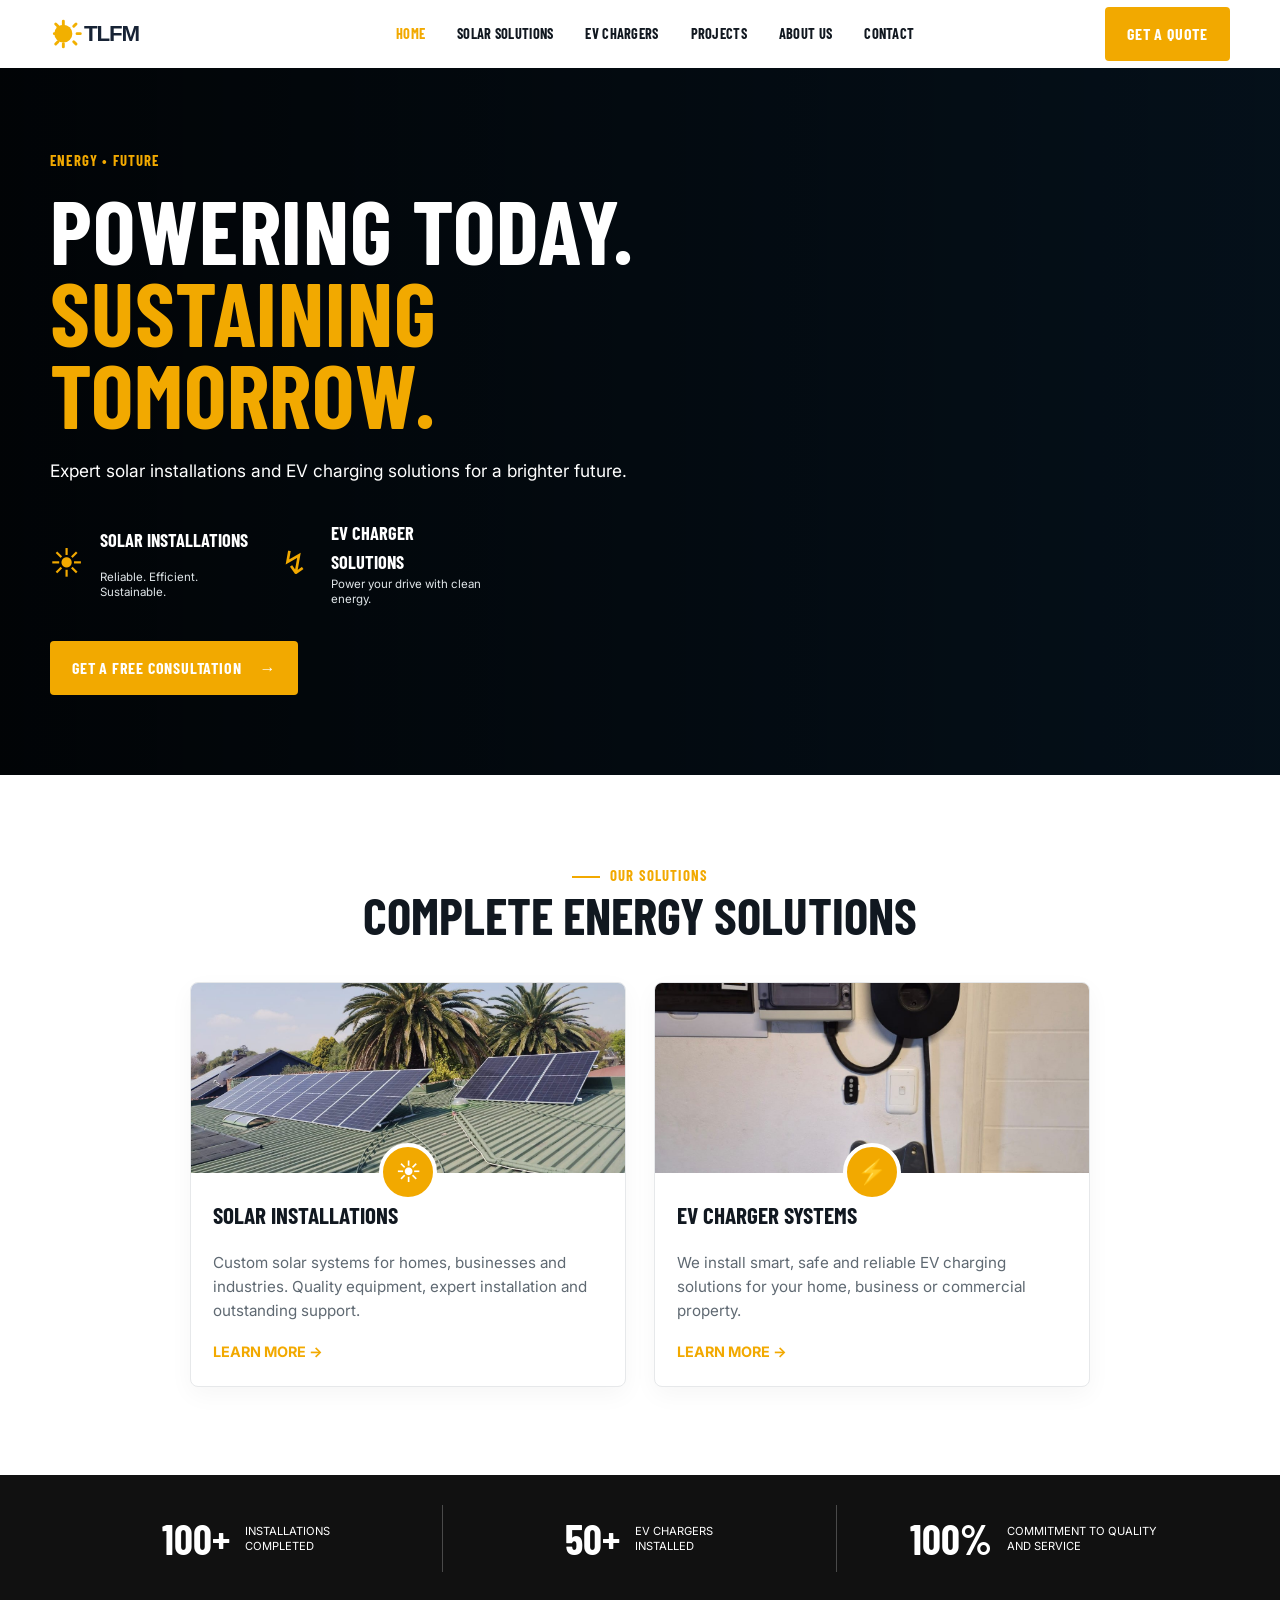
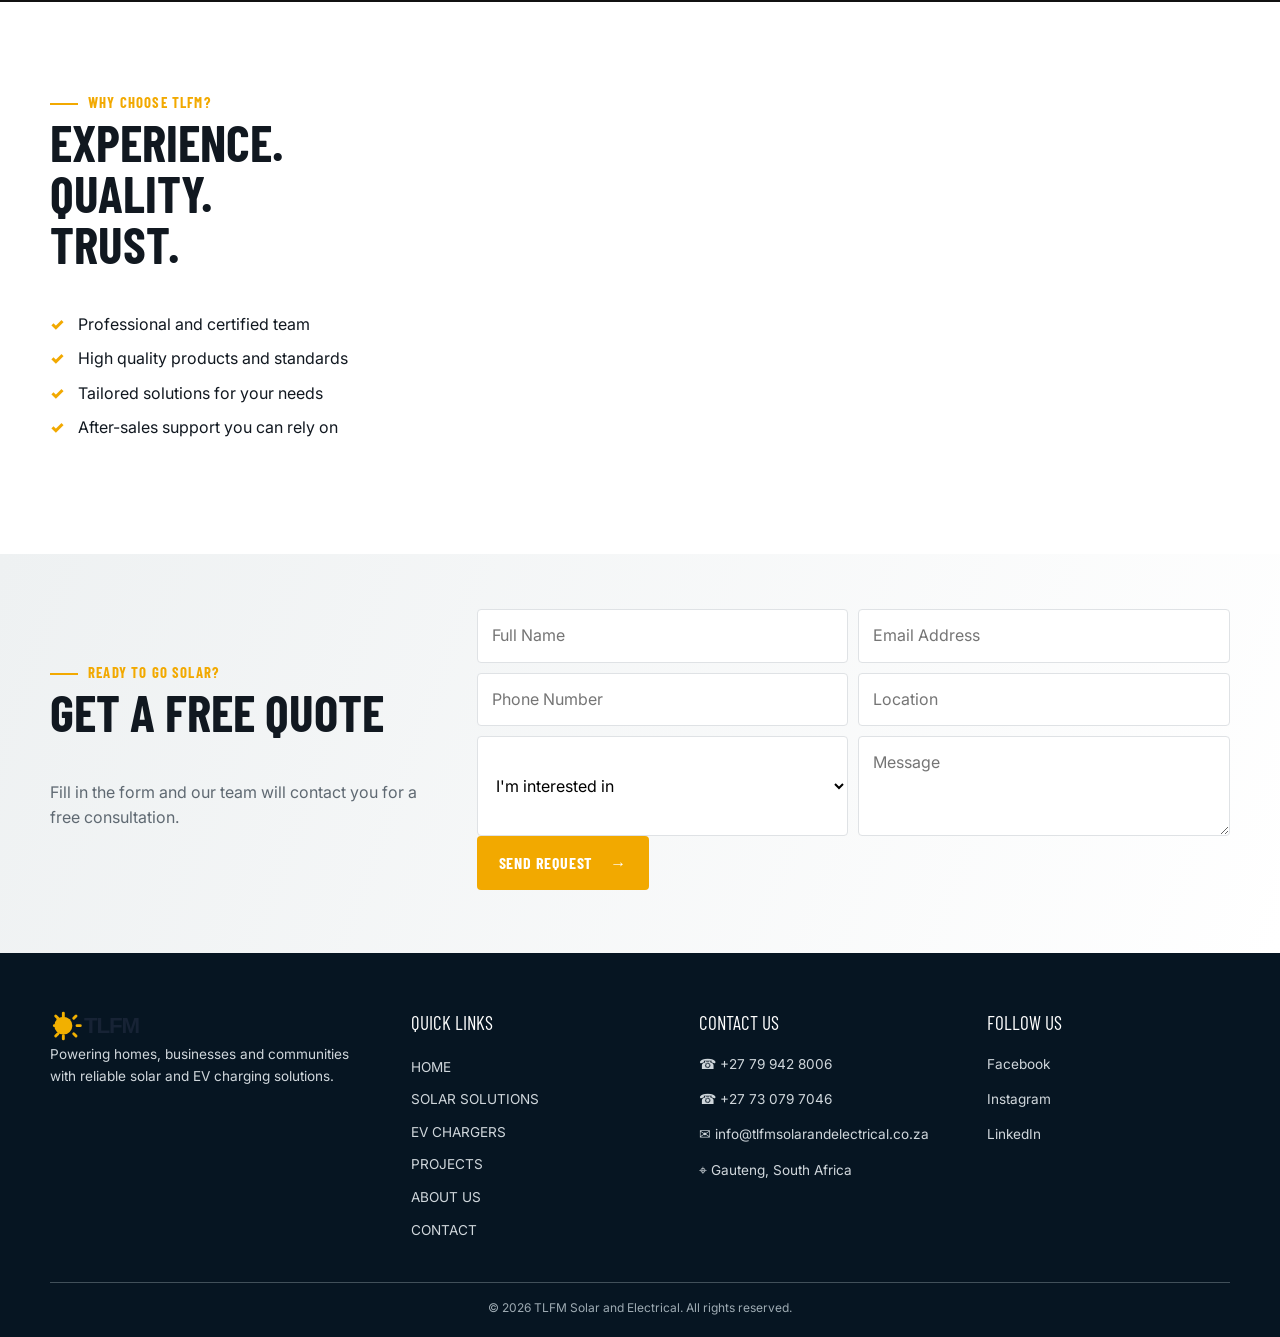
<file: index.html>
<!doctype html>
<html lang="en-ZA">
<head>
  <meta charset="utf-8">
  <meta name="viewport" content="width=device-width, initial-scale=1">
  <meta name="theme-color" content="#061522">
  <meta name="description"
      content="TLFM Solar & Electrical provides professional solar installations and EV charging solutions for homes, businesses and commercial properties across South Africa. Get a free consultation and quote.">
  <title>TLFM solar & Electrical | Solar & EV Charging Solutions in South Africa</title>
  <script type="application/ld+json">
    {
      "@context": "https://schema.org",
      "@type": "Organization",
      "@id": "https://tlfmsolarandelectrical.co.za/#organization",
      "name": "TLFM",
      "alternateName": "TLFM",
      "url": "https://tlfmsolarandelectrical.co.za/",
      "logo": "https://tlfmsolarandelectrical.co.za/assets/images/tlfm-favicon-512.png",
      "email": "info@tlfmsolarandelectrical.co.za",
      "telephone": "+27 79 942 8006",
      "areaServed": {
        "@type": "Country",
        "name": "South Africa"
      },
      "sameAs": [
        "https://web.facebook.com/p/TLFM-Transportation-services-100063531940409/"
      ]
    }
  </script>
  <link rel="canonical" href="https://tlfmsolarandelectrical.co.za/">
  <link rel="icon" type="image/png" sizes="512x512" href="/assets/images/tlfm-favicon-512.png">
  <link rel="apple-touch-icon" href="/assets/images/tlfm-favicon-512.png">
  <link rel="preconnect" href="https://fonts.googleapis.com">
  <link rel="preconnect" href="https://fonts.gstatic.com" crossorigin>
  <link href="https://fonts.googleapis.com/css2?family=Barlow+Condensed:wght@400;500;600;700&family=Inter:wght@400;500;600;700&display=swap" rel="stylesheet">
  <link rel="stylesheet" href="assets/css/style.css">
</head>
<body class="">
<div id="site-header"></div>

<main>
  <section class="hero hero-home">
    <div class="hero-media" aria-hidden="true"></div>
    <div class="container hero-content">
      <div class="eyebrow">ENERGY • FUTURE</div>
      <h1>POWERING TODAY.<br><span>SUSTAINING TOMORROW.</span></h1>
      <p class="hero-copy">Expert solar installations and EV charging solutions for a brighter future.</p>
      <div class="hero-features">
        <div><span class="feature-icon">☀</span><b>Solar installations</b><small>Reliable. Efficient. Sustainable.</small></div>
        <div><span class="feature-icon">↯</span><b>EV charger solutions</b><small>Power your drive with clean energy.</small></div>
      </div>
      <a class="btn btn-primary" href="pages/contact.html">GET A FREE CONSULTATION <span>→</span></a>
    </div>
  </section>

  <section class="section">
    <div class="container">
      <div class="section-heading centered">
        <span class="mini-label">OUR SOLUTIONS</span>
        <h2>COMPLETE ENERGY SOLUTIONS</h2>
      </div>
      <div class="cards cards-2">
        <article class="solution-card">
          <div class="card-image solar-image"></div>
          <div class="icon-badge">☀</div>
          <div class="card-body"><h3>SOLAR INSTALLATIONS</h3><p>Custom solar systems for homes, businesses and industries. Quality equipment, expert installation and outstanding support.</p><a href="pages/solar.html">LEARN MORE →</a></div>
        </article>
        <article class="solution-card">
          <div class="card-image ev-image"></div>
          <div class="icon-badge">⚡</div>
          <div class="card-body"><h3>EV CHARGER SYSTEMS</h3><p>We install smart, safe and reliable EV charging solutions for your home, business or commercial property.</p><a href="pages/ev-chargers.html">LEARN MORE →</a></div>
        </article>
      </div>
    </div>
  </section>

  <section class="stats-strip">
    <div class="container stats-grid stats-grid-3">
      <div><strong>100+</strong><span>INSTALLATIONS<br>COMPLETED</span></div>
      <div><strong>50+</strong><span>EV CHARGERS<br>INSTALLED</span></div>
      <div><strong>100%</strong><span>COMMITMENT TO QUALITY<br>AND SERVICE</span></div>
    </div>
  </section>

  <section class="section why">
    <div class="container split">
      <div class="split-copy">
        <span class="mini-label">WHY CHOOSE TLFM?</span>
        <h2>EXPERIENCE.<br>QUALITY.<br>TRUST.</h2>
        <ul class="check-list">
          <li>Professional and certified team</li>
          <li>High quality products and standards</li>
          <li>Tailored solutions for your needs</li>
          <li>After-sales support you can rely on</li>
        </ul>
      </div>
      <div class="feature-photo"></div>
    </div>
  </section>

  <section class="quote-section">
    <div class="container quote-box">
      <div>
        <span class="mini-label">READY TO GO SOLAR?</span>
        <h2>GET A FREE QUOTE</h2>
        <p>Fill in the form and our team will contact you for a free consultation.</p>
      </div>
      <form class="lead-form" action="https://formspree.io/f/YOUR_FORMSPREE_ID" method="POST">
        <input type="hidden" name="_subject" value="TLFM Website Quote Request">
        <div class="form-grid">
          <input name="full_name" placeholder="Full Name" required>
          <input type="email" name="email" placeholder="Email Address" required>
          <input name="phone" placeholder="Phone Number" required>
          <input name="location" placeholder="Location">
          <select name="interest" required><option value="">I'm interested in</option><option>Solar Installation</option><option>EV Charger</option><option>Other</option></select>
          <textarea name="message" placeholder="Message"></textarea>
        </div>
        <button class="btn btn-primary" type="submit">SEND REQUEST <span>→</span></button>
        <p class="form-status" aria-live="polite"></p>
      </form>
    </div>
  </section>
</main>

<div id="site-footer"></div>
<script src="assets/js/site.js" defer></script>
</body>
</html>
</file>
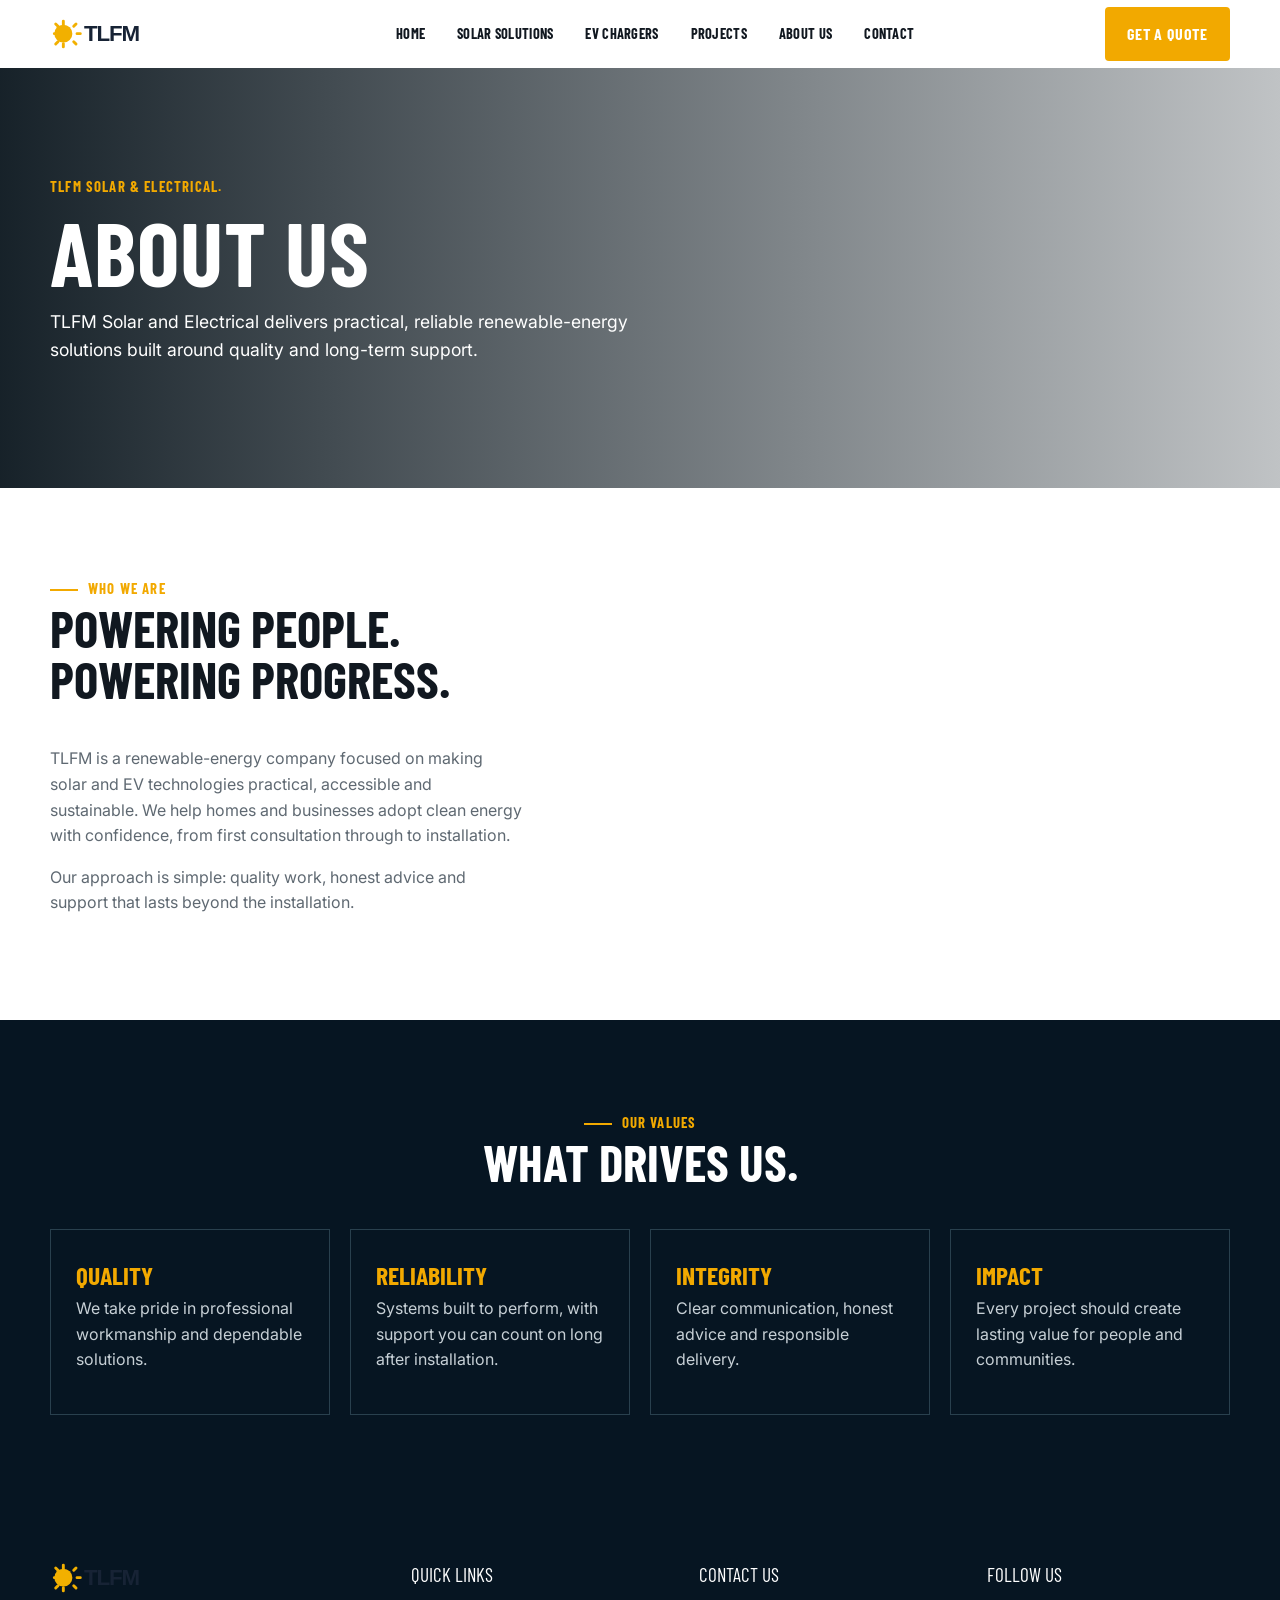
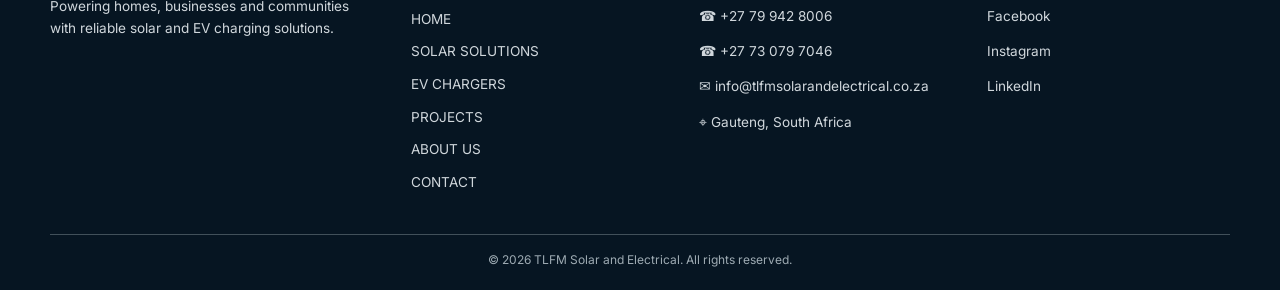
<file: pages/about.html>
<!doctype html>
<html lang="en-ZA">
<head>
  <meta charset="utf-8">
  <meta name="viewport" content="width=device-width, initial-scale=1">
  <meta name="theme-color" content="#061522">
  <meta name="description"
      content="Learn about TLFM Solar & Electrical, a South African renewable-energy company delivering practical solar installation and EV charging solutions for homes and businesses.">

  <link rel="canonical" href="https://tlfmsolarandelectrical.co.za/pages/about.html">
  <title>About TLFM Solar & Electrical| Solar & EV Specialists South Africa</title>
  <link rel="icon" type="image/png" sizes="512x512" href="/assets/images/tlfm-favicon-512.png">
  <link rel="apple-touch-icon" href="/assets/images/tlfm-favicon-512.png">
  <link rel="preconnect" href="https://fonts.googleapis.com">
  <link rel="preconnect" href="https://fonts.gstatic.com" crossorigin>
  <link href="https://fonts.googleapis.com/css2?family=Barlow+Condensed:wght@400;500;600;700&family=Inter:wght@400;500;600;700&display=swap" rel="stylesheet">
  <link rel="stylesheet" href="../assets/css/style.css">
</head>
<body class="">
<div id="site-header"></div>

<main>
<section class="page-hero hero-about-page">
  <div class="container"><span class="eyebrow">TLFM SOLAR & ELECTRICAL.</span><h1>ABOUT US</h1><p>TLFM Solar and Electrical delivers practical, reliable renewable-energy solutions built around quality and long-term support.</p></div>
</section>

<section class="section"><div class="container split"><div><span class="mini-label">WHO WE ARE</span><h2>POWERING PEOPLE.<br>POWERING PROGRESS.</h2><p>TLFM is a renewable-energy company focused on making solar and EV technologies practical, accessible and sustainable. We help homes and businesses adopt clean energy with confidence, from first consultation through to installation.</p><p>Our approach is simple: quality work, honest advice and support that lasts beyond the installation.</p></div><div class="feature-photo about-feature"></div></div></section>
<section class="dark-section"><div class="container"><div class="section-heading centered"><span class="mini-label">OUR VALUES</span><h2>WHAT DRIVES US.</h2></div><div class="values-grid"><div><b>QUALITY</b><p>We take pride in professional workmanship and dependable solutions.</p></div><div><b>RELIABILITY</b><p>Systems built to perform, with support you can count on long after installation.</p></div><div><b>INTEGRITY</b><p>Clear communication, honest advice and responsible delivery.</p></div><div><b>IMPACT</b><p>Every project should create lasting value for people and communities.</p></div></div></div></section>

</main>

<div id="site-footer"></div>
<script src="../assets/js/site.js" defer></script>
</body>
</html>
</file>
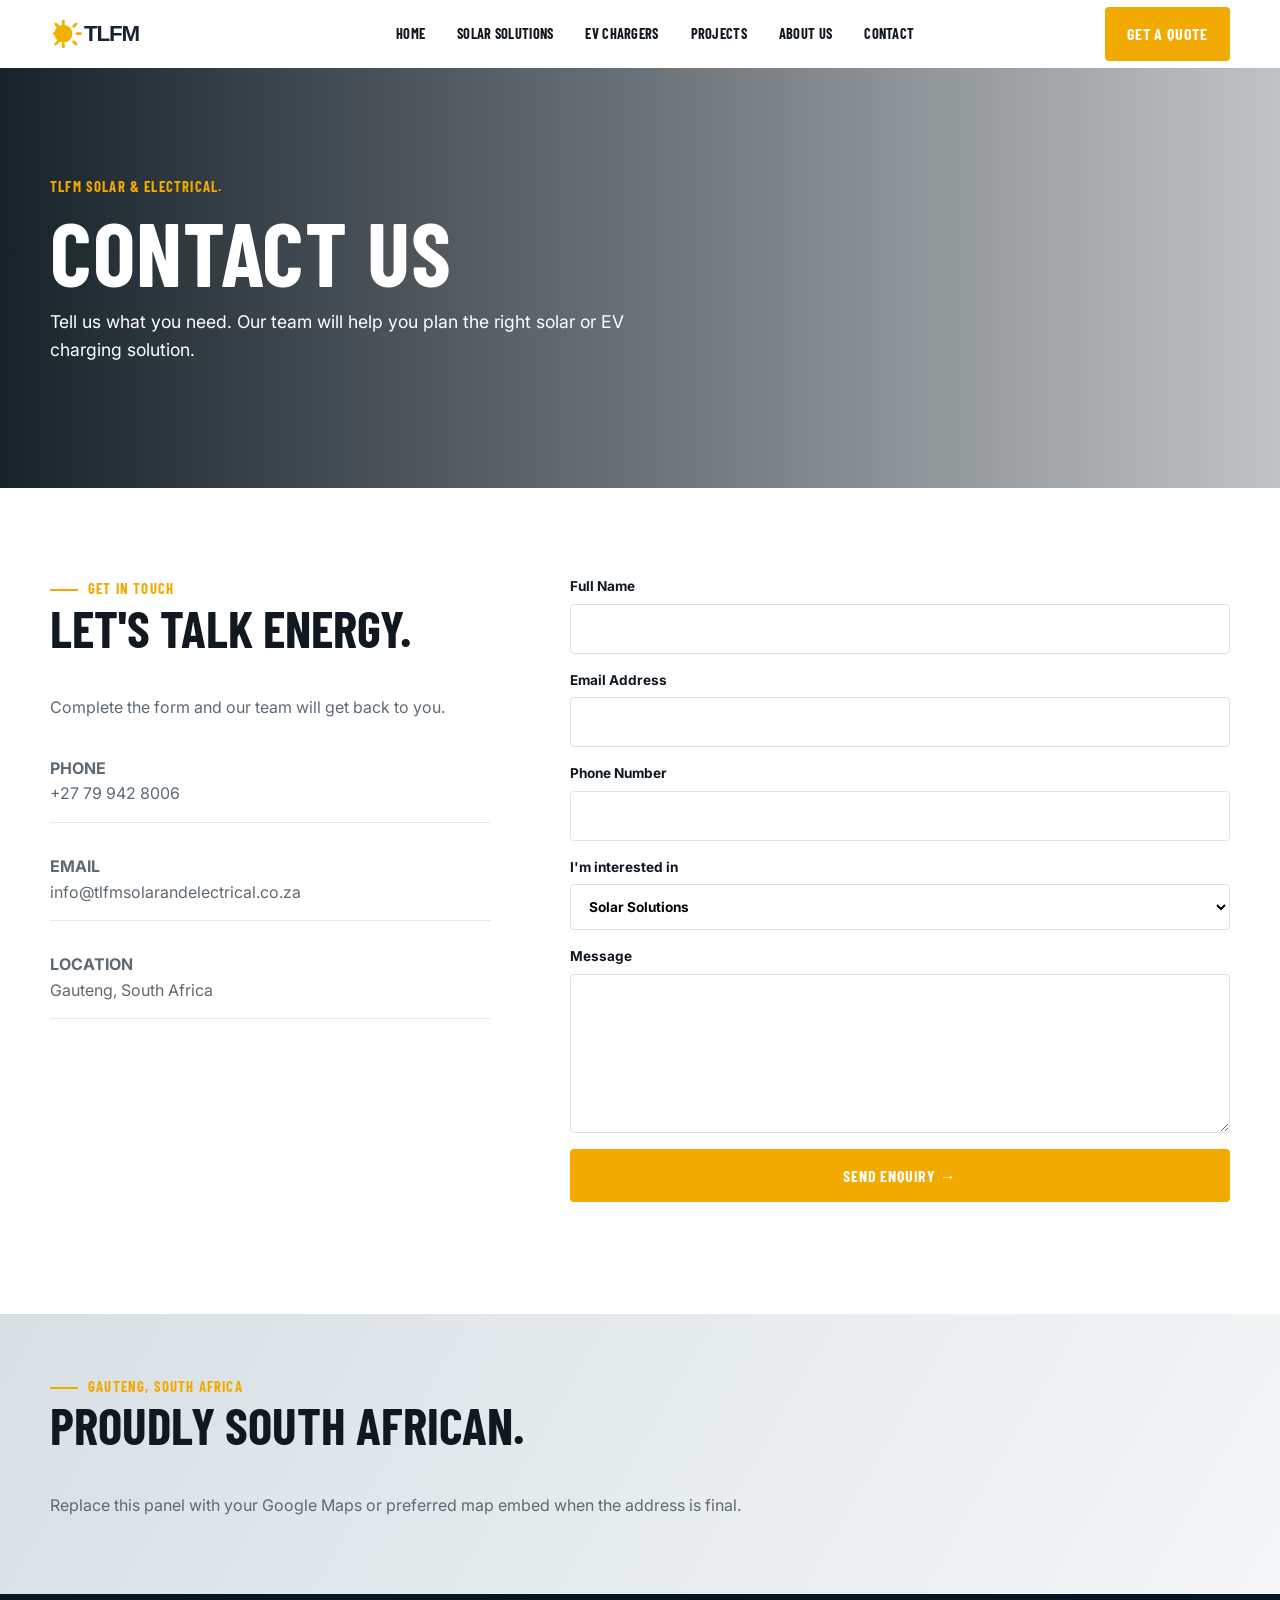
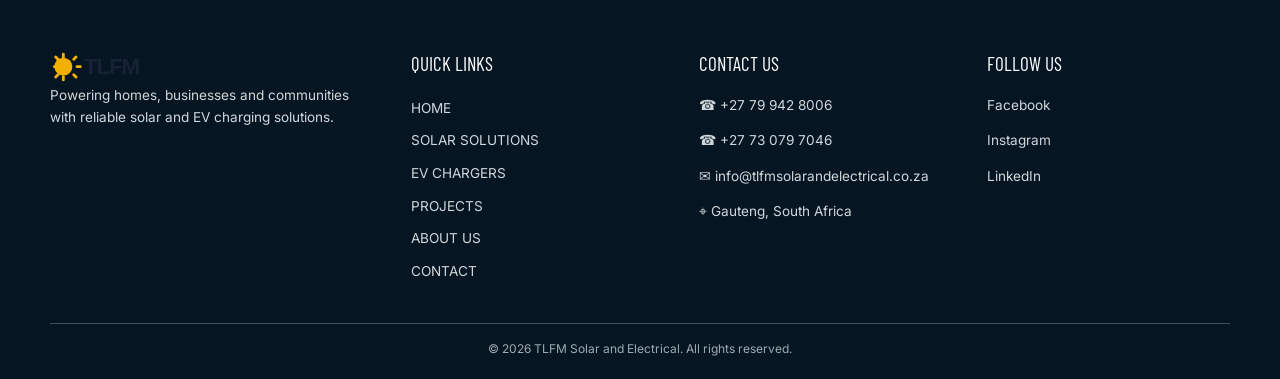
<file: pages/contact.html>
<!doctype html>
<html lang="en-ZA">
<head>
  <meta charset="utf-8">
  <meta name="viewport" content="width=device-width, initial-scale=1">
  <meta name="theme-color" content="#061522">
  <meta name="description"
      content="Contact TLFM Solar & Electrical for solar installation, renewable-energy and EV charger solutions. Request a consultation or quote for your home, business or commercial property.">

  <link rel="canonical" href="https://tlfmsolarandelectrical.co.za/pages/contact.html">
  <link rel="icon" type="image/png" sizes="512x512" href="/assets/images/tlfm-favicon-512.png">
  <link rel="apple-touch-icon" href="/assets/images/tlfm-favicon-512.png">
  <title>Contact TLFM Solar & Electrical | Solar & EV Charging Solutions</title>
  <link rel="preconnect" href="https://fonts.googleapis.com">
  <link rel="preconnect" href="https://fonts.gstatic.com" crossorigin>
  <link href="https://fonts.googleapis.com/css2?family=Barlow+Condensed:wght@400;500;600;700&family=Inter:wght@400;500;600;700&display=swap" rel="stylesheet">
  <link rel="stylesheet" href="../assets/css/style.css">
</head>
<body class="">
<div id="site-header"></div>

<main>
<section class="page-hero hero-contact-page">
  <div class="container"><span class="eyebrow">TLFM SOLAR & ELECTRICAL.</span><h1>CONTACT US</h1><p>Tell us what you need. Our team will help you plan the right solar or EV charging solution.</p></div>
</section>

<section class="section"><div class="container contact-layout">
  <div><span class="mini-label">GET IN TOUCH</span><h2>LET'S TALK ENERGY.</h2><p>Complete the form and our team will get back to you.</p>
  <div class="contact-details"><p><b>PHONE</b><br>+27 79 942 8006</p><p><b>EMAIL</b><br>info@tlfmsolarandelectrical.co.za</p><p><b>LOCATION</b><br>Gauteng, South Africa</p></div></div>
  <form class="contact-form lead-form" action="https://formspree.io/f/YOUR_FORMSPREE_ID" method="POST">
    <input type="hidden" name="_subject" value="TLFM Website Contact">
    <label>Full Name<input name="full_name" required></label><label>Email Address<input type="email" name="email" required></label><label>Phone Number<input name="phone" required></label><label>I'm interested in<select name="interest"><option>Solar Solutions</option><option>EV Chargers</option><option>Projects</option><option>General Enquiry</option></select></label><label>Message<textarea name="message" rows="6" required></textarea></label>
    <button class="btn btn-primary" type="submit">SEND ENQUIRY →</button><p class="form-status" aria-live="polite"></p>
  </form>
</div></section>
<section class="map-placeholder"><div class="container"><div><span class="mini-label">GAUTENG, SOUTH AFRICA</span><h2>PROUDLY SOUTH AFRICAN.</h2><p>Replace this panel with your Google Maps or preferred map embed when the address is final.</p></div></div></section>

</main>

<div id="site-footer"></div>
<script src="../assets/js/site.js" defer></script>
</body>
</html>
</file>
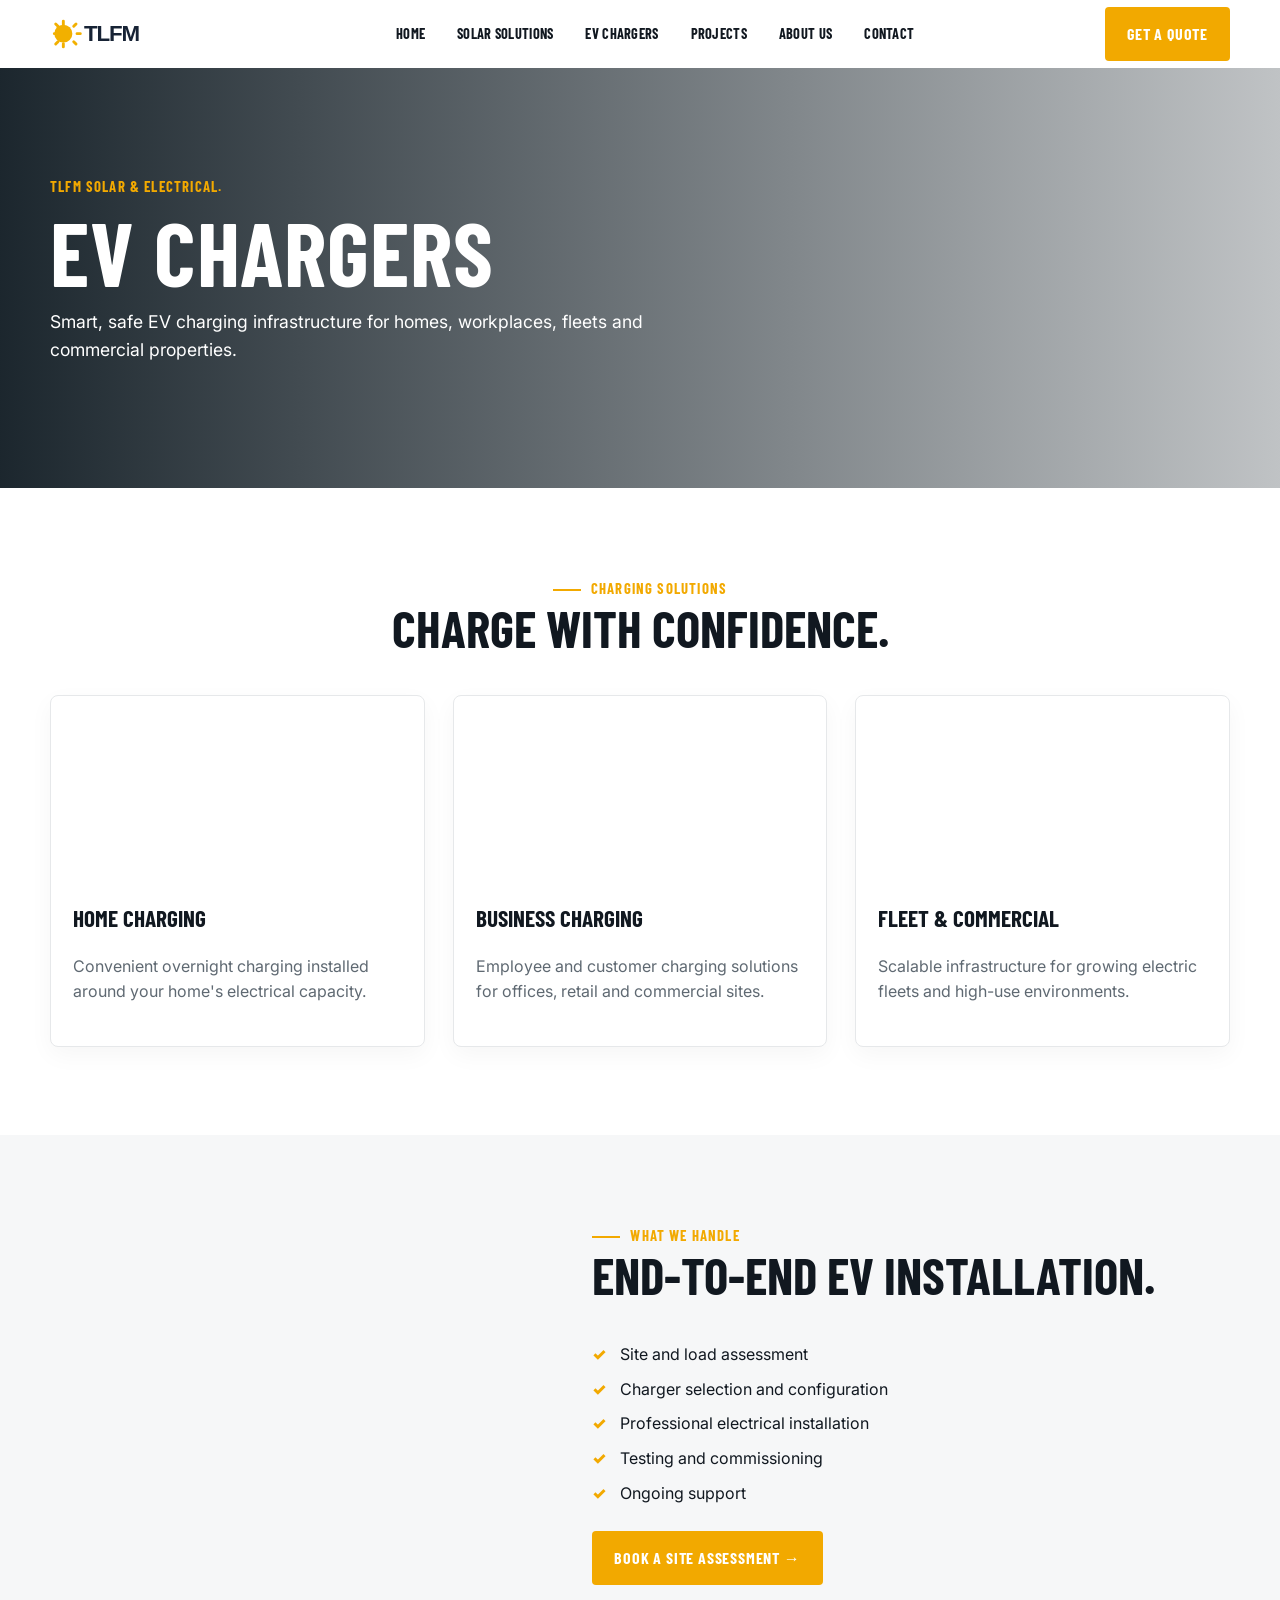
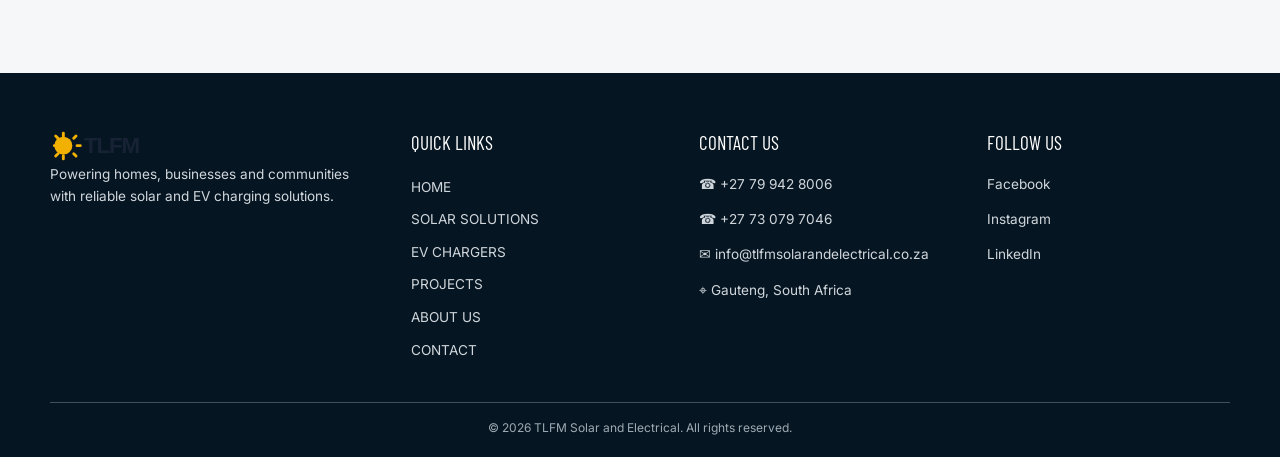
<file: pages/ev-chargers.html>
<!doctype html>
<html lang="en-ZA">
<head>
  <meta charset="utf-8">
  <meta name="viewport" content="width=device-width, initial-scale=1">
  <meta name="theme-color" content="#061522">
  <meta name="description"
      content="EV charger installation for homes, businesses, fleets and commercial properties. TLFM Energy provides safe, smart and reliable EV charging solutions in South Africa.">

  <link rel="canonical" href="https://tlfmsolarandelectrical.co.za/pages/ev-chargers.html">
  <link rel="icon" type="image/png" sizes="512x512" href="/assets/images/tlfm-favicon-512.png">
  <link rel="apple-touch-icon" href="/assets/images/tlfm-favicon-512.png">
  <title>EV Charger Installation South Africa | TLFM Solar & Electrical</title>
  <link rel="preconnect" href="https://fonts.googleapis.com">
  <link rel="preconnect" href="https://fonts.gstatic.com" crossorigin>
  <link href="https://fonts.googleapis.com/css2?family=Barlow+Condensed:wght@400;500;600;700&family=Inter:wght@400;500;600;700&display=swap" rel="stylesheet">
  <link rel="stylesheet" href="../assets/css/style.css">
</head>
<body class="">
<div id="site-header"></div>

<main>
<section class="page-hero hero-ev-page">
  <div class="container"><span class="eyebrow">TLFM SOLAR & ELECTRICAL.</span><h1>EV CHARGERS</h1><p>Smart, safe EV charging infrastructure for homes, workplaces, fleets and commercial properties.</p></div>
</section>

<section class="section"><div class="container">
  <div class="section-heading centered"><span class="mini-label">CHARGING SOLUTIONS</span><h2>CHARGE WITH CONFIDENCE.</h2></div>
  <div class="cards cards-3">
    <article class="info-card"><div class="card-image ev-home"></div><h3>HOME CHARGING</h3><p>Convenient overnight charging installed around your home's electrical capacity.</p></article>
    <article class="info-card"><div class="card-image ev-business"></div><h3>BUSINESS CHARGING</h3><p>Employee and customer charging solutions for offices, retail and commercial sites.</p></article>
    <article class="info-card"><div class="card-image ev-fleet"></div><h3>FLEET & COMMERCIAL</h3><p>Scalable infrastructure for growing electric fleets and high-use environments.</p></article>
  </div>
</div></section>
<section class="section soft-section"><div class="container split"><div class="feature-photo ev-feature"></div><div><span class="mini-label">WHAT WE HANDLE</span><h2>END-TO-END EV INSTALLATION.</h2><ul class="check-list"><li>Site and load assessment</li><li>Charger selection and configuration</li><li>Professional electrical installation</li><li>Testing and commissioning</li><li>Ongoing support</li></ul><a class="btn btn-primary" href="contact.html">BOOK A SITE ASSESSMENT →</a></div></div></section>

</main>

<div id="site-footer"></div>
<script src="../assets/js/site.js" defer></script>
</body>
</html>
</file>
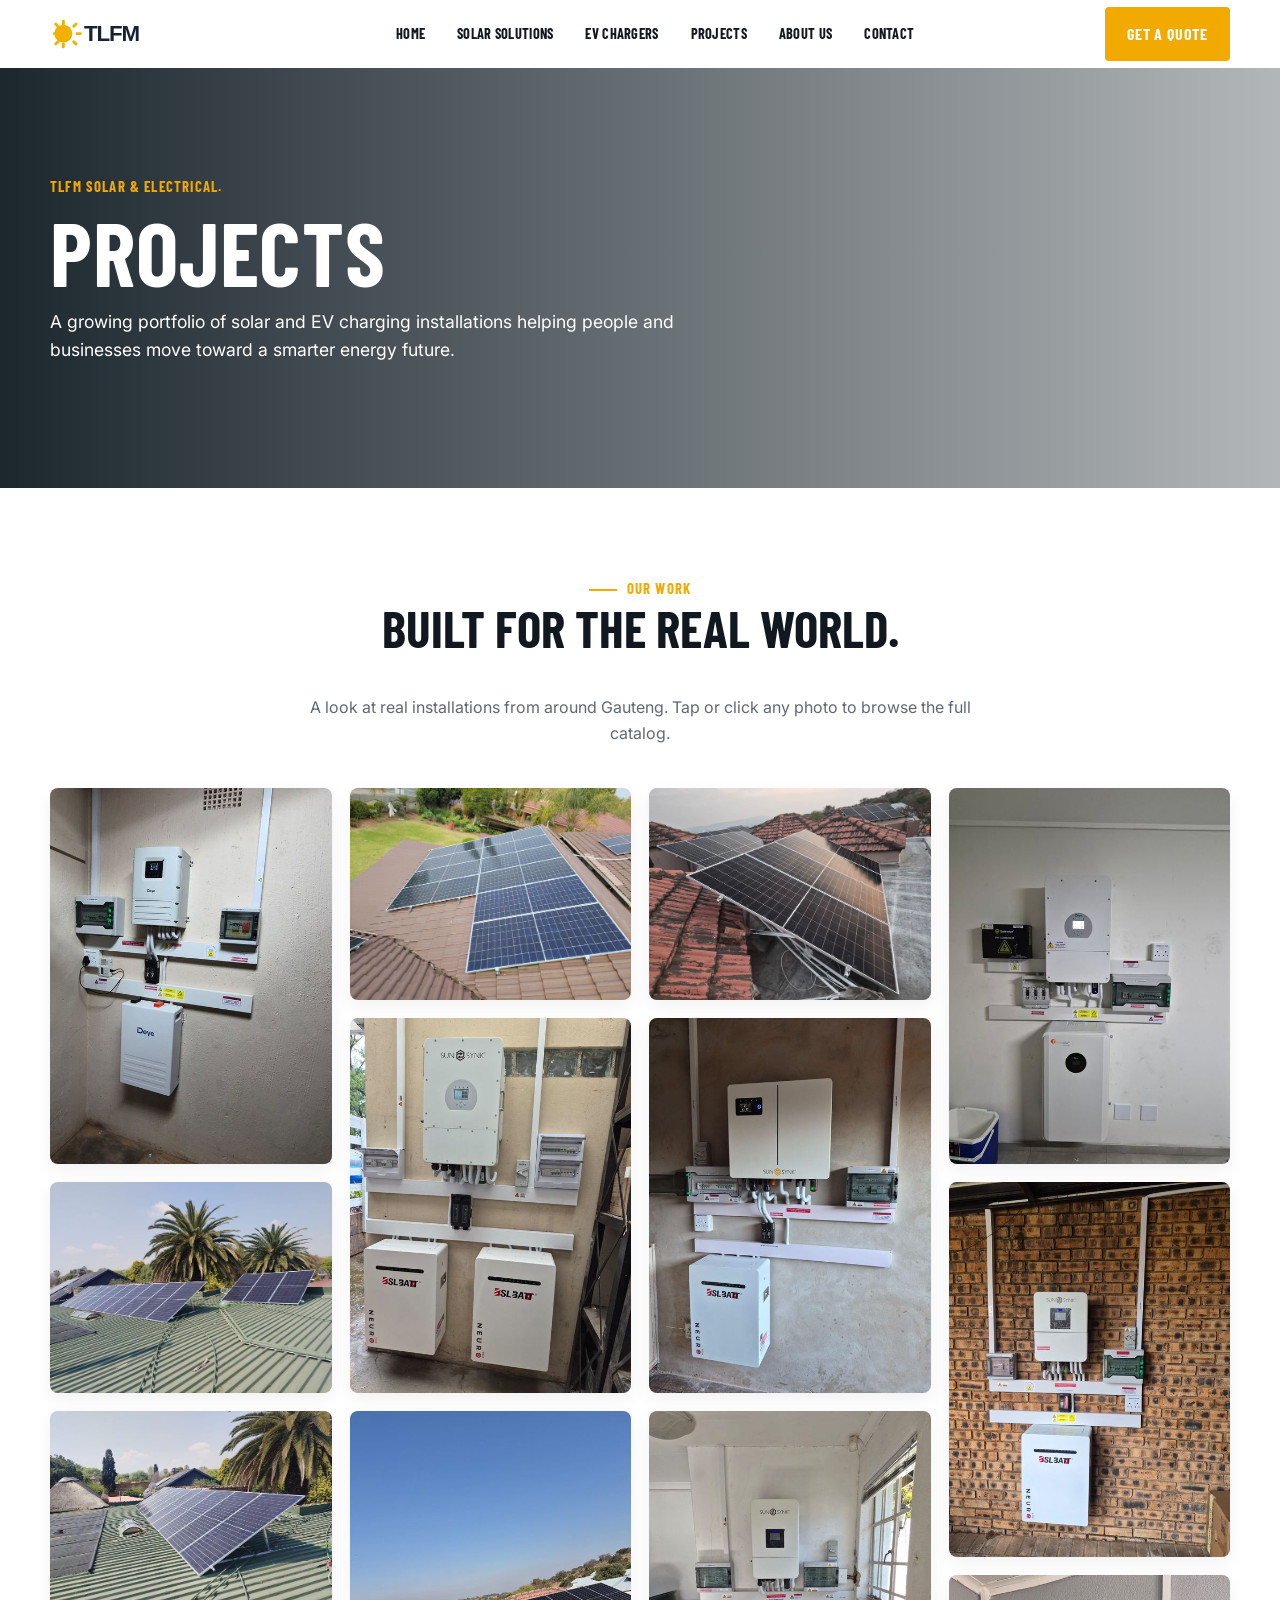
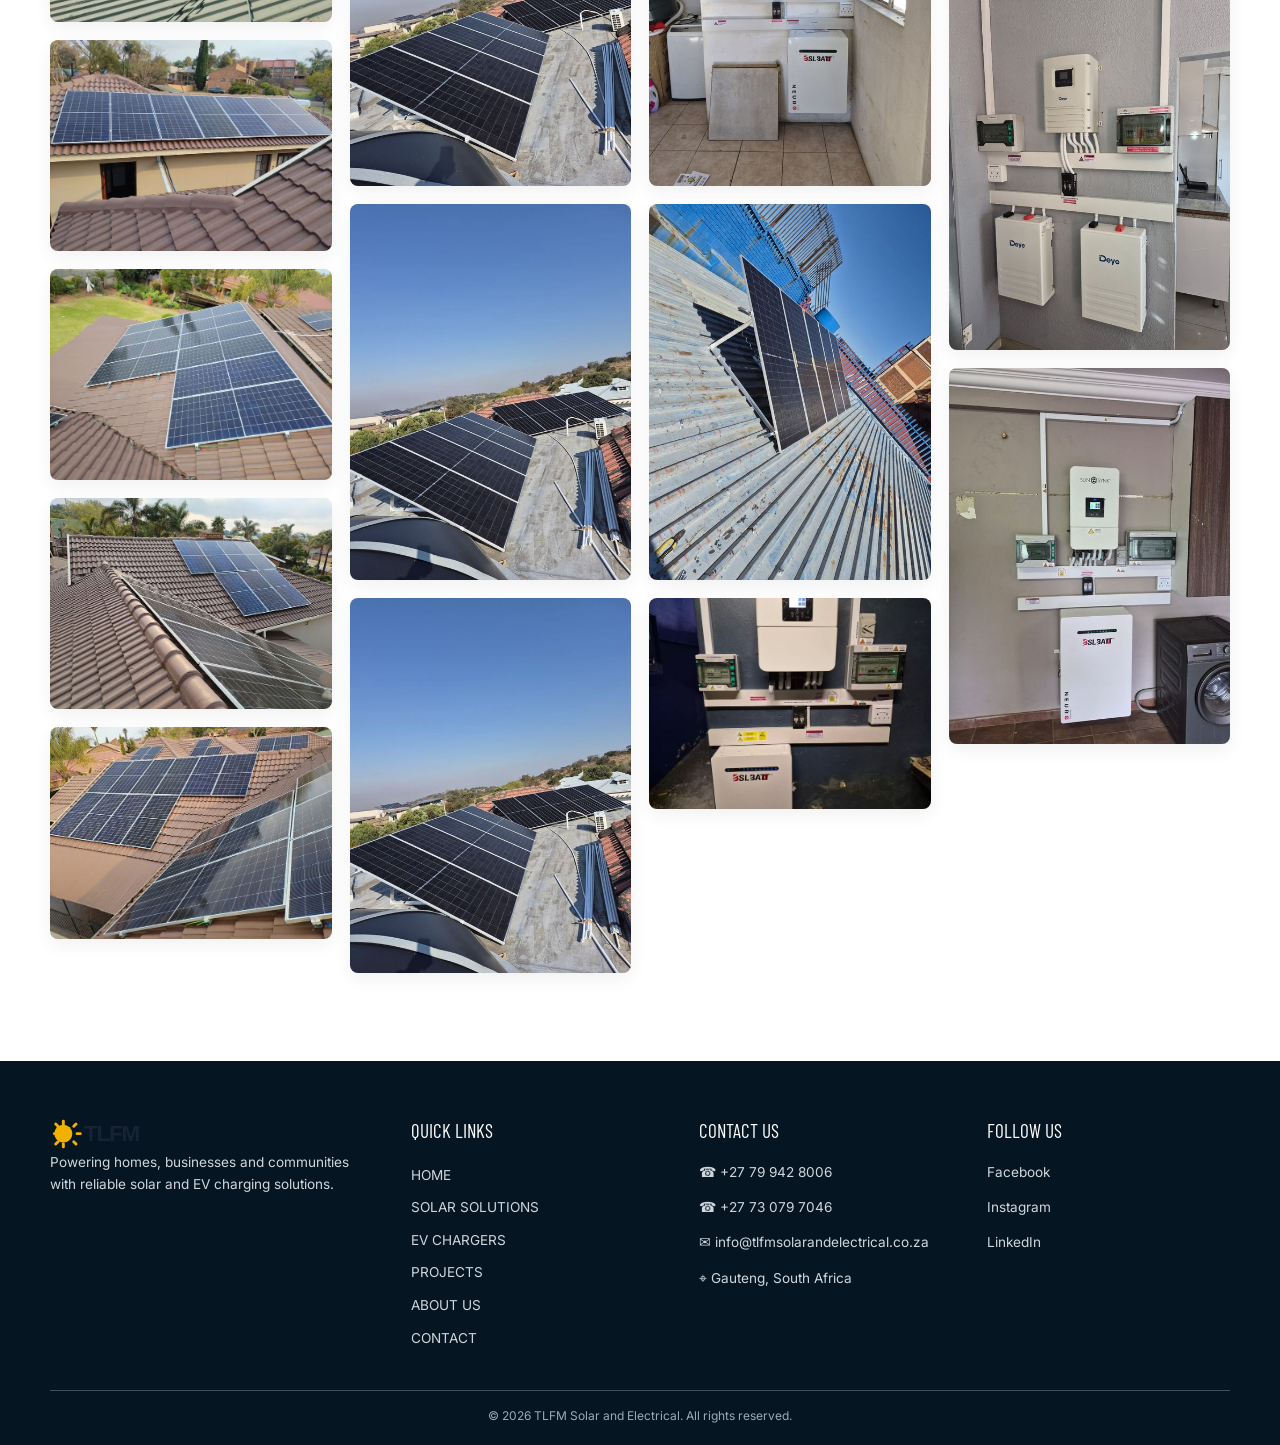
<file: pages/projects.html>
<!doctype html>
<html lang="en-ZA">
<head>
  <meta charset="utf-8">
  <meta name="viewport" content="width=device-width, initial-scale=1">
  <meta name="theme-color" content="#061522">
  <meta name="description"
      content="Explore TLFM Solar & Electrical | solar and EV charging projects, installations and renewable-energy solutions completed for homes, businesses and commercial properties.">

  <link rel="canonical" href="https://tlfmsolarandelectrical.co.za/pages/projects.html">
  <title>Projects | TLFM Solar & Electrical</title>
  <link rel="icon" type="image/png" sizes="512x512" href="/assets/images/tlfm-favicon-512.png">
  <link rel="apple-touch-icon" href="/assets/images/tlfm-favicon-512.png">
  <link rel="preconnect" href="https://fonts.googleapis.com">
  <link rel="preconnect" href="https://fonts.gstatic.com" crossorigin>
  <link href="https://fonts.googleapis.com/css2?family=Barlow+Condensed:wght@400;500;600;700&family=Inter:wght@400;500;600;700&display=swap" rel="stylesheet">
  <link rel="stylesheet" href="../assets/css/style.css">
</head>
<body class="">
<div id="site-header"></div>

<main>
<section class="page-hero hero-projects-page">
  <div class="container"><span class="eyebrow">TLFM SOLAR & ELECTRICAL.</span><h1>PROJECTS</h1><p>A growing portfolio of solar and EV charging installations helping people and businesses move toward a smarter energy future.</p></div>
</section>

<section class="section"><div class="container">
  <div class="section-heading centered"><span class="mini-label">OUR WORK</span><h2>BUILT FOR THE REAL WORLD.</h2><p>A look at real installations from around Gauteng. Tap or click any photo to browse the full catalog.</p></div>
  <div class="gallery-masonry" id="projectGallery" aria-label="Project photo gallery"></div>
</div></section>

</main>

<div id="site-footer"></div>

<div class="lightbox" id="lightbox" aria-hidden="true" role="dialog" aria-modal="true" aria-label="Project photo viewer">
  <button class="lightbox-close" id="lightboxClose" aria-label="Close viewer" type="button">&times;</button>
  <button class="lightbox-nav lightbox-prev" id="lightboxPrev" aria-label="Previous photo" type="button">&#8249;</button>
  <button class="lightbox-nav lightbox-next" id="lightboxNext" aria-label="Next photo" type="button">&#8250;</button>
  <div class="lightbox-track" id="lightboxTrack"></div>
  <div class="lightbox-counter" id="lightboxCounter"></div>
</div>

<script src="../assets/js/site.js" defer></script>
<script src="../assets/js/gallery.js" defer></script>
</body>
</html>
</file>
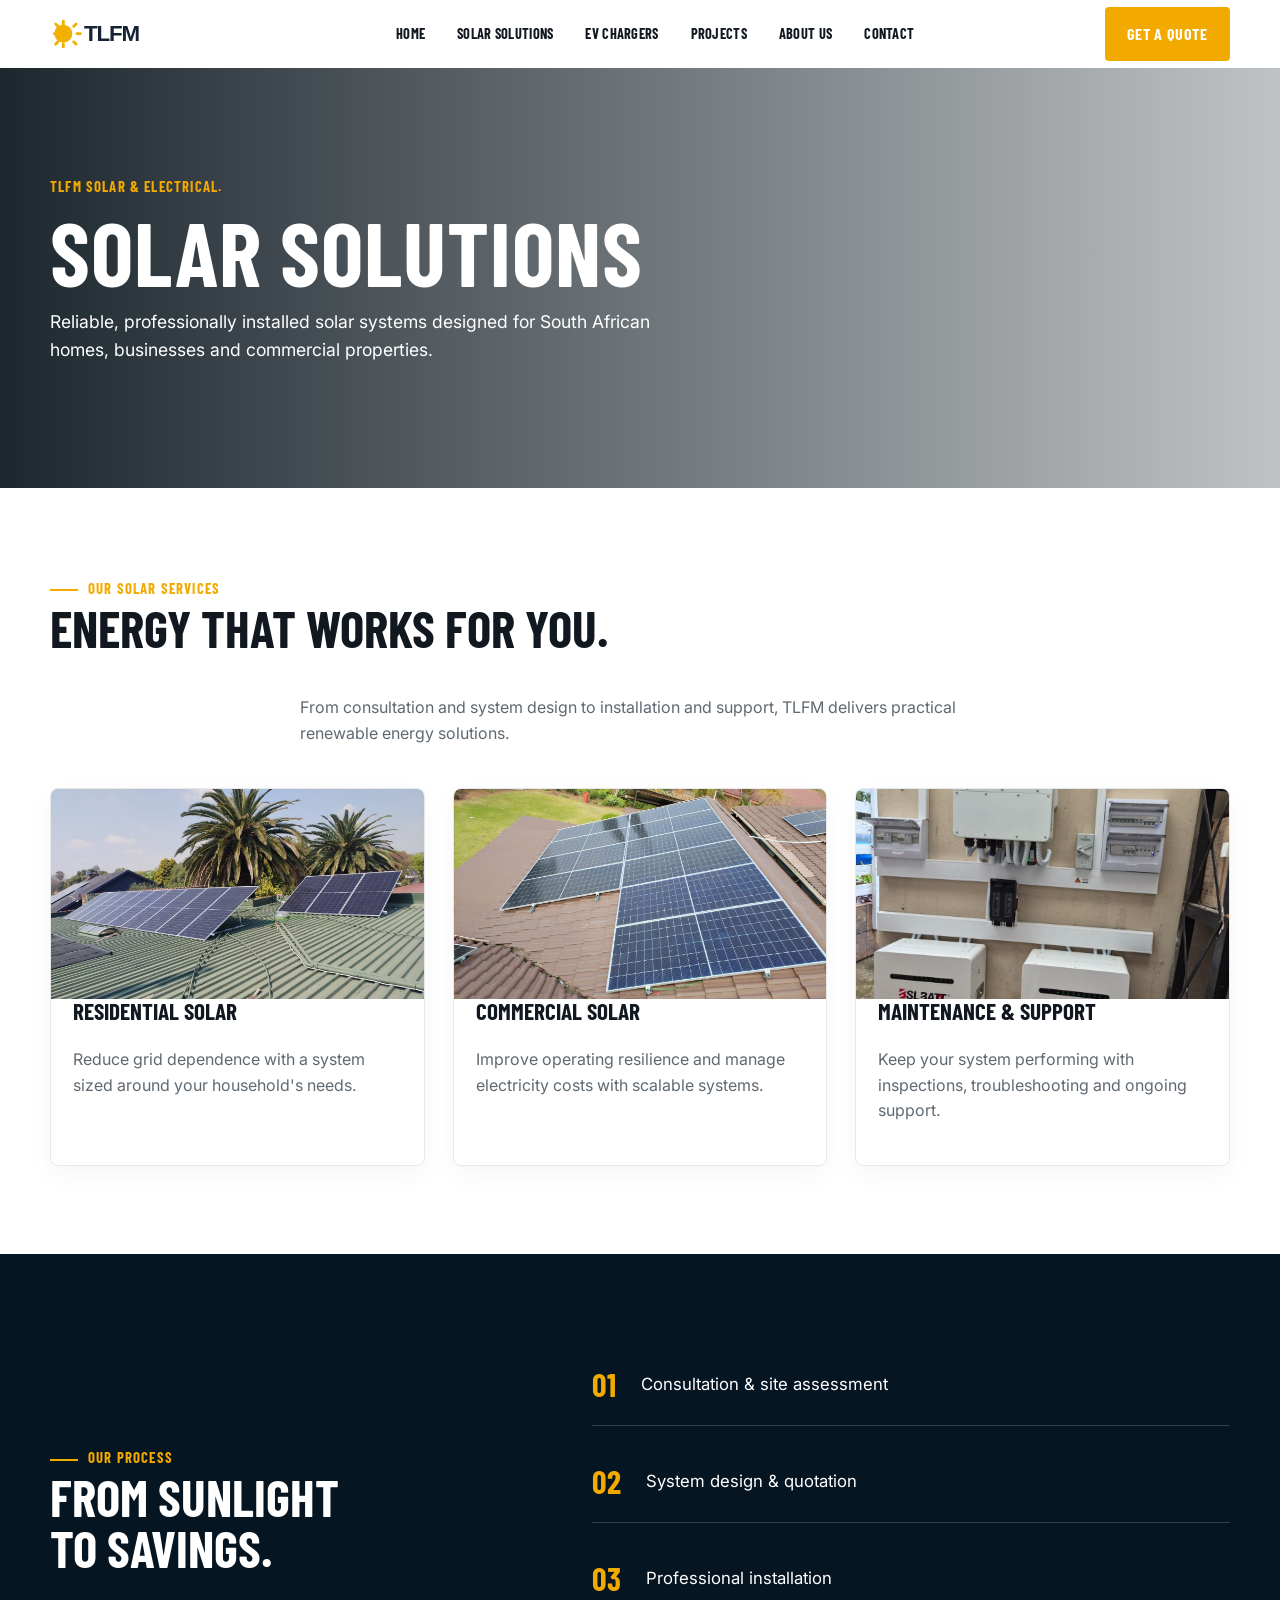
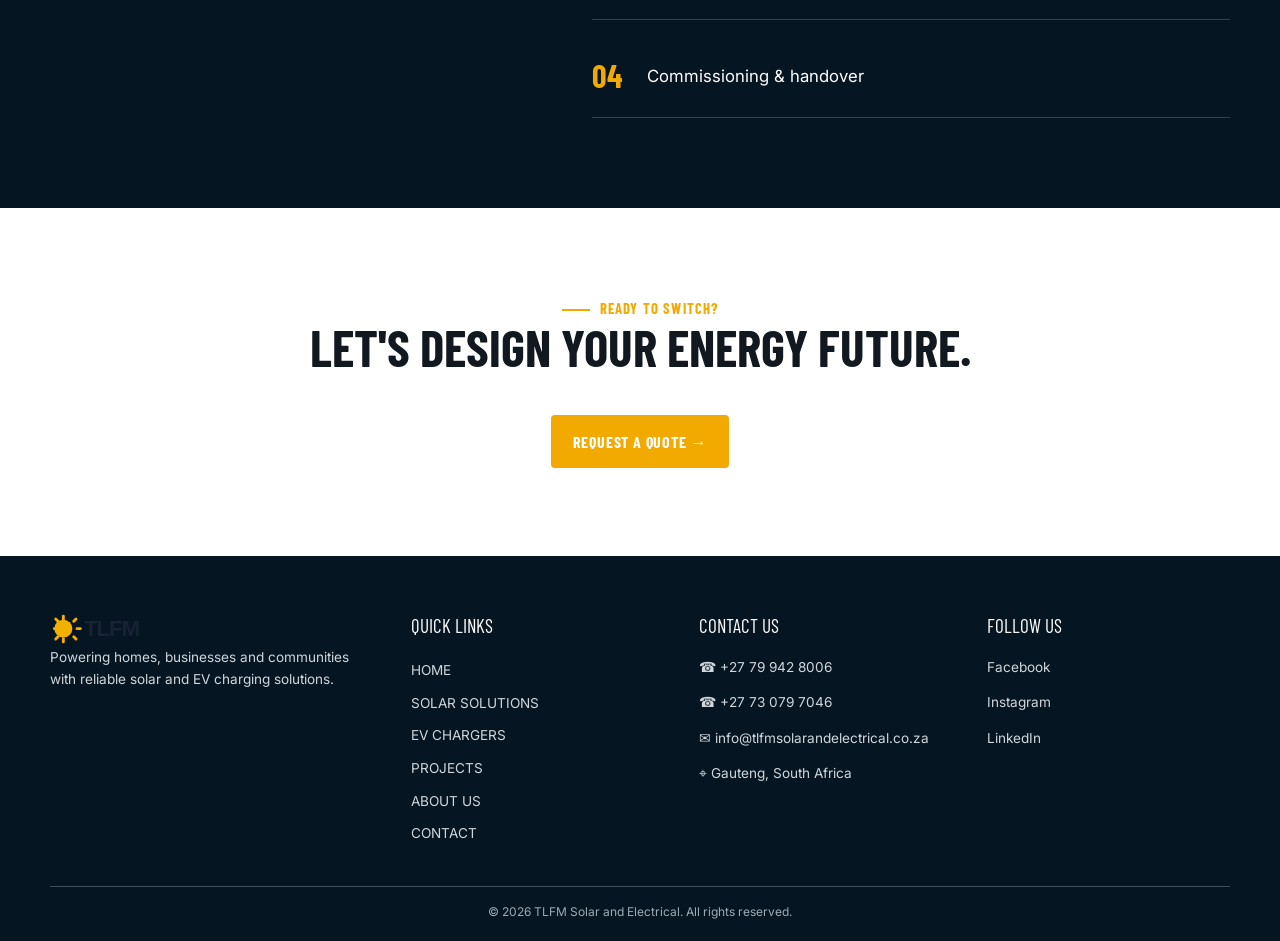
<file: pages/solar.html>
<!doctype html>
<html lang="en-ZA">
<head>
  <meta charset="utf-8">
  <meta name="viewport" content="width=device-width, initial-scale=1">
  <meta name="theme-color" content="#061522">
  <meta name="description"
      content="Professional solar installation solutions for homes, businesses and commercial properties. TLFM Solar & Electrical provides solar system design, installation, commissioning and support in South Africa.">
  
  <link rel="canonical" href="https://tlfmsolarandelectrical.co.za/pages/solar.html">


  <title>Solar Installation South Africa | TLFM Solar & Electrical</title>
  <link rel="icon" type="image/png" sizes="512x512" href="/assets/images/tlfm-favicon-512.png">
  <link rel="apple-touch-icon" href="/assets/images/tlfm-favicon-512.png">
  <link rel="preconnect" href="https://fonts.googleapis.com">
  <link rel="preconnect" href="https://fonts.gstatic.com" crossorigin>
  <link href="https://fonts.googleapis.com/css2?family=Barlow+Condensed:wght@400;500;600;700&family=Inter:wght@400;500;600;700&display=swap" rel="stylesheet">
  <link rel="stylesheet" href="../assets/css/style.css">
</head>
<body class="">
<div id="site-header"></div>

<main>
<section class="page-hero hero-solar-page">
  <div class="container"><span class="eyebrow">TLFM SOLAR & ELECTRICAL.</span><h1>SOLAR SOLUTIONS</h1><p>Reliable, professionally installed solar systems designed for South African homes, businesses and commercial properties.</p></div>
</section>

<section class="section"><div class="container">
  <div class="section-heading"><span class="mini-label">OUR SOLAR SERVICES</span><h2>ENERGY THAT WORKS FOR YOU.</h2><p>From consultation and system design to installation and support, TLFM delivers practical renewable energy solutions.</p></div>
  <div class="cards cards-3">
    <article class="info-card"><div class="card-image solar-roof"></div><h3>RESIDENTIAL SOLAR</h3><p>Reduce grid dependence with a system sized around your household's needs.</p></article>
    <article class="info-card"><div class="card-image commercial-solar"></div><h3>COMMERCIAL SOLAR</h3><p>Improve operating resilience and manage electricity costs with scalable systems.</p></article>
    <article class="info-card"><div class="card-image solar-maintenance"></div><h3>MAINTENANCE & SUPPORT</h3><p>Keep your system performing with inspections, troubleshooting and ongoing support.</p></article>
  </div>
</div></section>
<section class="dark-section"><div class="container split"><div><span class="mini-label">OUR PROCESS</span><h2>FROM SUNLIGHT<br>TO SAVINGS.</h2></div><div class="steps"><div><b>01</b><span>Consultation & site assessment</span></div><div><b>02</b><span>System design & quotation</span></div><div><b>03</b><span>Professional installation</span></div><div><b>04</b><span>Commissioning & handover</span></div></div></div></section>
<section class="section"><div class="container centered"><span class="mini-label">READY TO SWITCH?</span><h2>LET'S DESIGN YOUR ENERGY FUTURE.</h2><a class="btn btn-primary" href="contact.html">REQUEST A QUOTE →</a></div></section>

</main>

<div id="site-footer"></div>
<script src="../assets/js/site.js" defer></script>
</body>
</html>
</file>
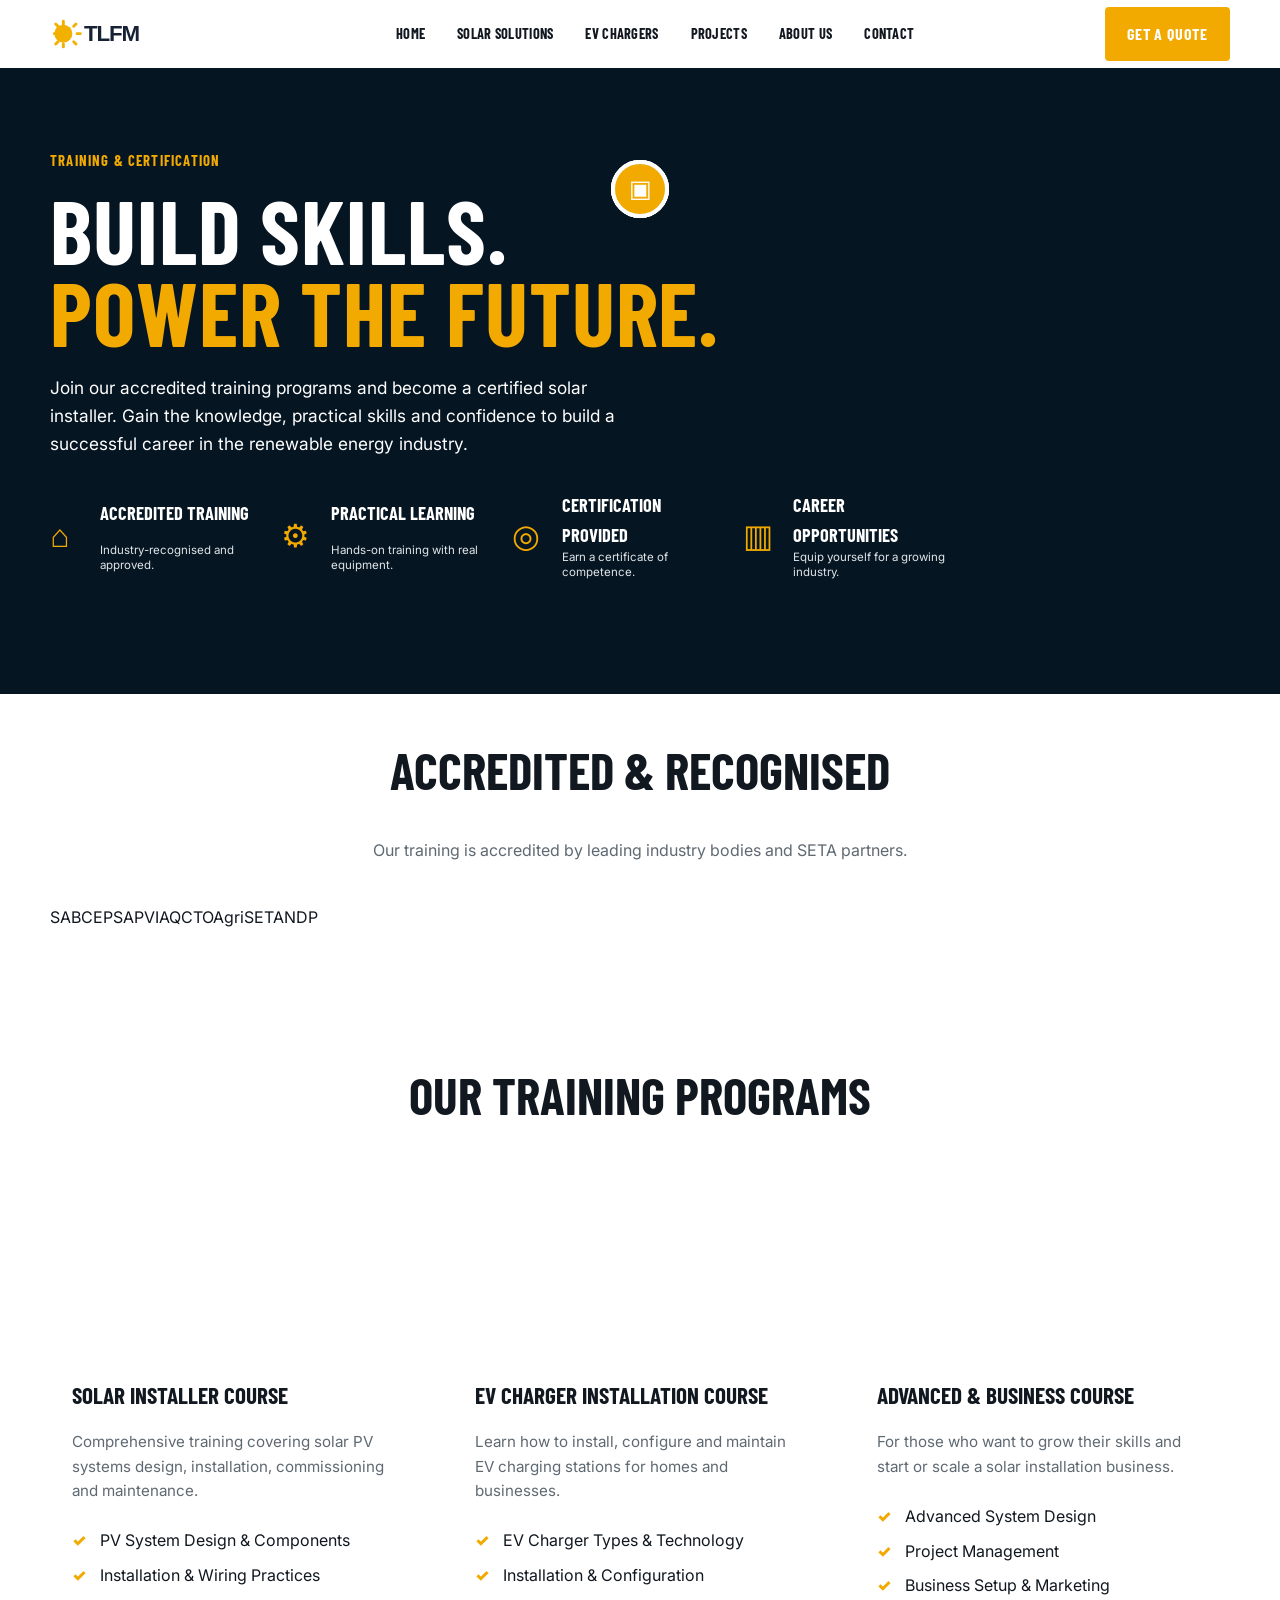
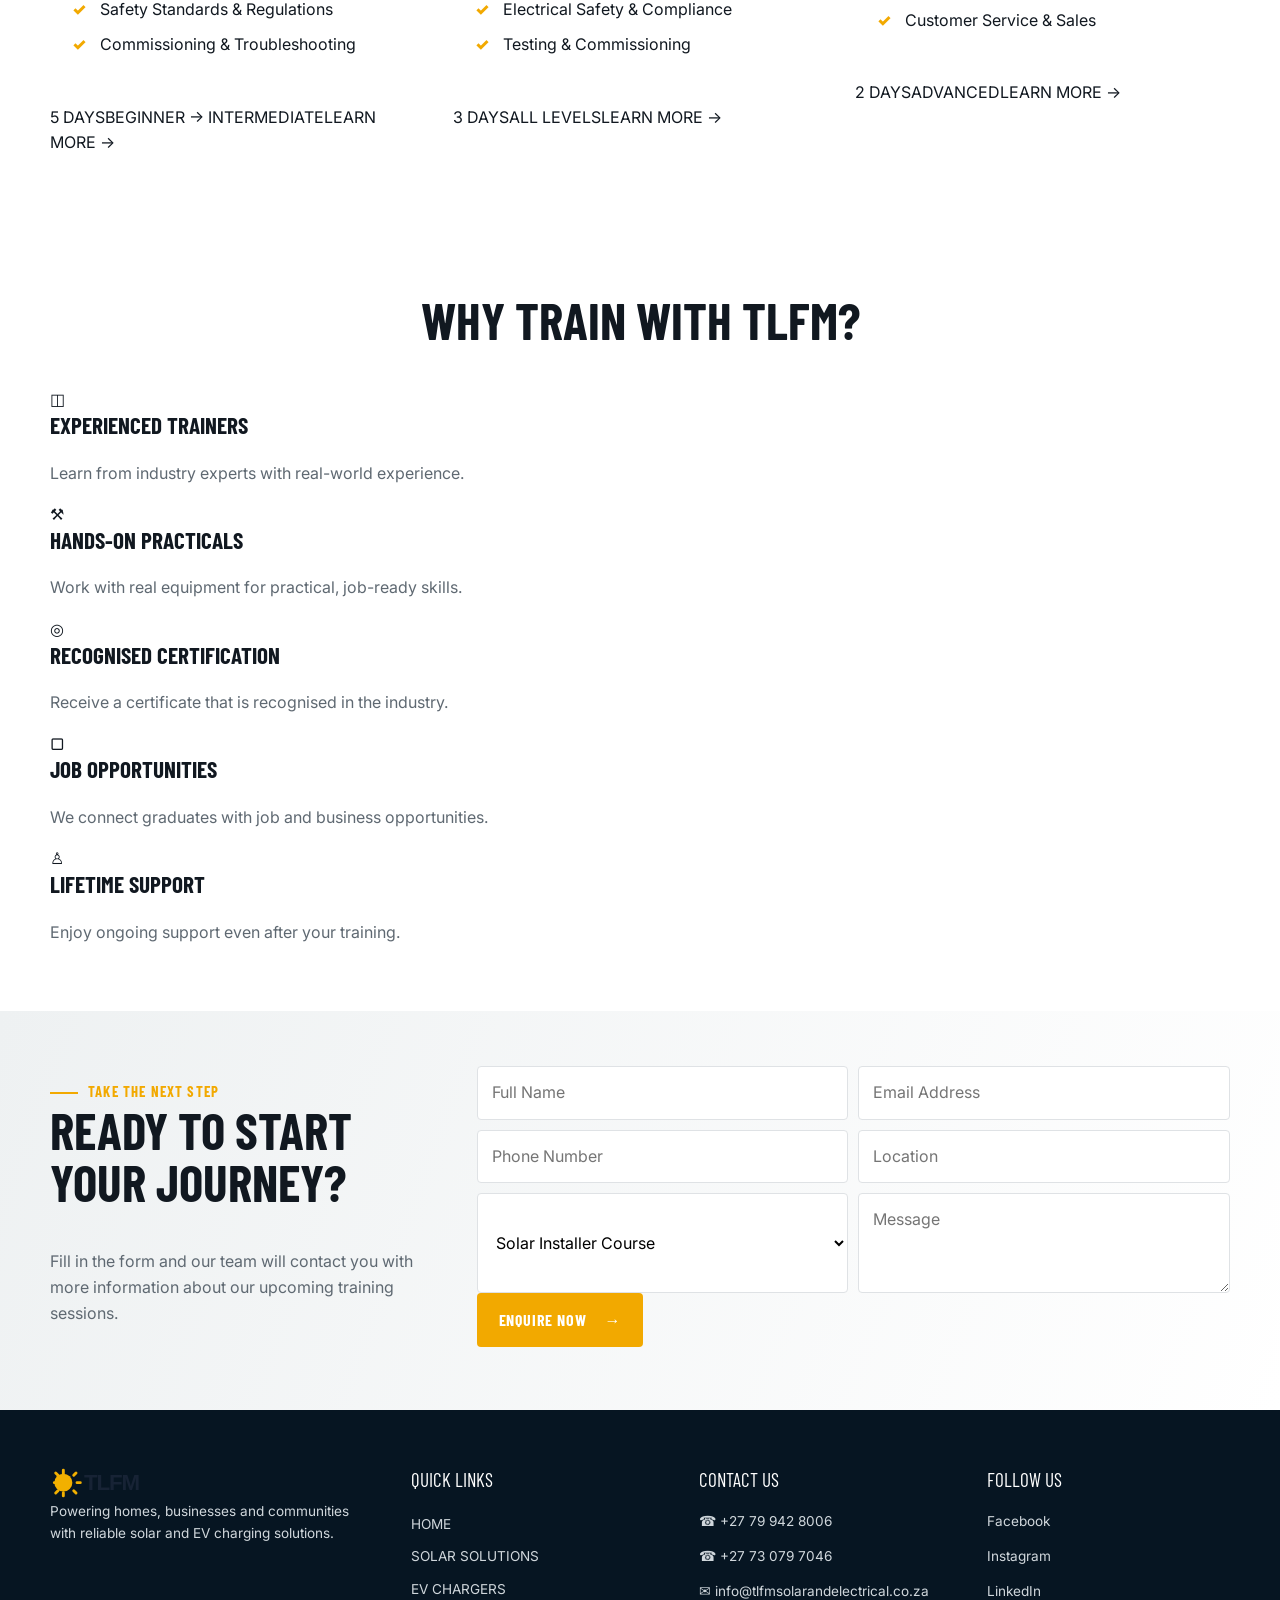
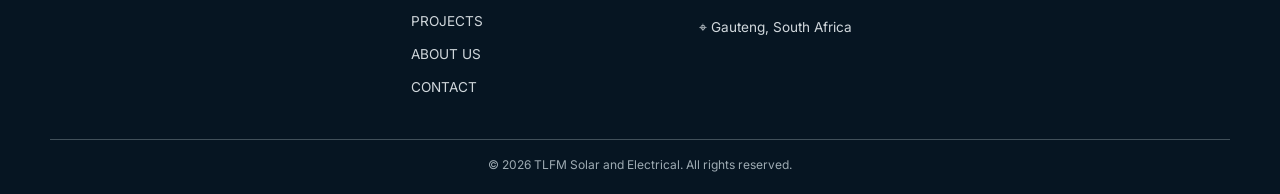
<file: pages/training.html>
<!doctype html>
<html lang="en-ZA">
<head>
  <meta charset="utf-8">
  <meta name="viewport" content="width=device-width, initial-scale=1">
  <meta name="theme-color" content="#061522">
  <meta name="description" content="Accredited solar, EV charger and business training.">
  <title>Training & Certification | TLFM Energy & Training</title>
  <link rel="preconnect" href="https://fonts.googleapis.com">
  <link rel="preconnect" href="https://fonts.gstatic.com" crossorigin>
  <link href="https://fonts.googleapis.com/css2?family=Barlow+Condensed:wght@400;500;600;700&family=Inter:wght@400;500;600;700&display=swap" rel="stylesheet">
  <link rel="stylesheet" href="../assets/css/style.css">
</head>
<body class="">
<div id="site-header"></div>

<main>
  <section class="hero hero-training">
    <div class="hero-media" aria-hidden="true"></div>
    <div class="container hero-content">
      <div class="eyebrow">TRAINING & CERTIFICATION</div>
      <h1>BUILD SKILLS.<br><span>POWER THE FUTURE.</span></h1>
      <p class="hero-copy">Join our accredited training programs and become a certified solar installer. Gain the knowledge, practical skills and confidence to build a successful career in the renewable energy industry.</p>
      <div class="hero-features">
        <div><span class="feature-icon">⌂</span><b>Accredited training</b><small>Industry-recognised and approved.</small></div>
        <div><span class="feature-icon">⚙</span><b>Practical learning</b><small>Hands-on training with real equipment.</small></div>
        <div><span class="feature-icon">◎</span><b>Certification provided</b><small>Earn a certificate of competence.</small></div>
        <div><span class="feature-icon">▥</span><b>Career opportunities</b><small>Equip yourself for a growing industry.</small></div>
      </div>
    </div>
  </section>

  <section class="accreditation section-tight">
    <div class="container">
      <div class="section-heading centered"><h2>ACCREDITED & RECOGNISED</h2><p>Our training is accredited by leading industry bodies and SETA partners.</p></div>
      <div class="logo-row"><span>SABCEP</span><span>SAPVIA</span><span>QCTO</span><span>AgriSETA</span><span>NDP</span></div>
    </div>
  </section>

  <section class="section training-programs">
    <div class="container">
      <div class="section-heading centered"><h2>OUR TRAINING PROGRAMS</h2></div>
      <div class="cards cards-3">
        <article class="course-card">
          <div class="card-image course-solar"></div><div class="icon-badge">☀</div>
          <div class="card-body"><h3>SOLAR INSTALLER COURSE</h3><p>Comprehensive training covering solar PV systems design, installation, commissioning and maintenance.</p><ul class="compact-list"><li>PV System Design & Components</li><li>Installation & Wiring Practices</li><li>Safety Standards & Regulations</li><li>Commissioning & Troubleshooting</li></ul></div>
          <div class="course-meta"><span>5 DAYS</span><span>BEGINNER → INTERMEDIATE</span><a href="pages/contact.html">LEARN MORE →</a></div>
        </article>
        <article class="course-card">
          <div class="card-image course-ev"></div><div class="icon-badge">⚡</div>
          <div class="card-body"><h3>EV CHARGER INSTALLATION COURSE</h3><p>Learn how to install, configure and maintain EV charging stations for homes and businesses.</p><ul class="compact-list"><li>EV Charger Types & Technology</li><li>Installation & Configuration</li><li>Electrical Safety & Compliance</li><li>Testing & Commissioning</li></ul></div>
          <div class="course-meta"><span>3 DAYS</span><span>ALL LEVELS</span><a href="pages/contact.html">LEARN MORE →</a></div>
        </article>
        <article class="course-card">
          <div class="card-image course-business"></div><div class="icon-badge">▣</div>
          <div class="card-body"><h3>ADVANCED & BUSINESS COURSE</h3><p>For those who want to grow their skills and start or scale a solar installation business.</p><ul class="compact-list"><li>Advanced System Design</li><li>Project Management</li><li>Business Setup & Marketing</li><li>Customer Service & Sales</li></ul></div>
          <div class="course-meta"><span>2 DAYS</span><span>ADVANCED</span><a href="pages/contact.html">LEARN MORE →</a></div>
        </article>
      </div>
    </div>
  </section>

  <section class="section-tight">
    <div class="container">
      <div class="section-heading centered"><h2>WHY TRAIN WITH TLFM?</h2></div>
      <div class="benefits-grid">
        <div><span>◫</span><h3>EXPERIENCED TRAINERS</h3><p>Learn from industry experts with real-world experience.</p></div>
        <div><span>⚒</span><h3>HANDS-ON PRACTICALS</h3><p>Work with real equipment for practical, job-ready skills.</p></div>
        <div><span>◎</span><h3>RECOGNISED CERTIFICATION</h3><p>Receive a certificate that is recognised in the industry.</p></div>
        <div><span>▢</span><h3>JOB OPPORTUNITIES</h3><p>We connect graduates with job and business opportunities.</p></div>
        <div><span>♙</span><h3>LIFETIME SUPPORT</h3><p>Enjoy ongoing support even after your training.</p></div>
      </div>
    </div>
  </section>

  <section class="quote-section training-cta">
    <div class="container quote-box">
      <div><span class="mini-label">TAKE THE NEXT STEP</span><h2>READY TO START<br>YOUR JOURNEY?</h2><p>Fill in the form and our team will contact you with more information about our upcoming training sessions.</p></div>
      <form class="lead-form" action="https://formspree.io/f/YOUR_FORMSPREE_ID" method="POST">
        <input type="hidden" name="_subject" value="TLFM Training Enquiry">
        <div class="form-grid"><input name="full_name" placeholder="Full Name" required><input type="email" name="email" placeholder="Email Address" required><input name="phone" placeholder="Phone Number" required><input name="location" placeholder="Location"><select name="interest"><option>Solar Installer Course</option><option>EV Charger Installation Course</option><option>Advanced & Business Course</option></select><textarea name="message" placeholder="Message"></textarea></div>
        <button class="btn btn-primary" type="submit">ENQUIRE NOW <span>→</span></button><p class="form-status" aria-live="polite"></p>
      </form>
    </div>
  </section>
</main>

<div id="site-footer"></div>
<script src="../assets/js/site.js" defer></script>
</body>
</html>
</file>
<file: assets/css/style.css>
:root{
  --navy:#061522; --navy-2:#0b1e2b; --gold:#f2a900; --gold-dark:#d88f00;
  --ink:#111820; --muted:#5f6972; --line:#e6e8ea; --paper:#fff; --soft:#f6f7f8;
  --container:1180px; --radius:8px; --shadow:0 10px 30px rgba(0,0,0,.08);
}
*{box-sizing:border-box}
html{scroll-behavior:smooth}
body{margin:0;color:var(--ink);background:#fff;font-family:Inter,Arial,sans-serif;line-height:1.6}
img{max-width:100%;display:block}
a{color:inherit;text-decoration:none}
button,input,select,textarea{font:inherit}
.container{width:min(var(--container),calc(100% - 48px));margin-inline:auto}
h1,h2,h3,.eyebrow,.mini-label,.btn,nav a,.stats-grid strong{font-family:"Barlow Condensed",Impact,sans-serif}
h1,h2,h3,p{margin-top:0}
h1{font-size:clamp(3.2rem,7vw,6.2rem);line-height:.92;letter-spacing:.01em}
h1 span,h2 span,.eyebrow,.mini-label,.section-heading a{color:var(--gold)}
h2{font-size:clamp(2.1rem,4vw,3.5rem);line-height:1}
h3{font-size:1.45rem;line-height:1.05}
p{color:var(--muted)}
.centered{text-align:center}
.section{padding:88px 0}
.section-tight{padding:50px 0}
.section-heading{margin-bottom:42px}
.section-heading.centered{max-width:850px;margin-inline:auto;margin-bottom:42px}
.section-heading p{max-width:680px;margin:14px auto 0}
.mini-label,.eyebrow{display:inline-block;font-weight:700;letter-spacing:.08em;color:var(--gold);font-size:.92rem}
.mini-label:before{content:"";display:inline-block;width:28px;height:2px;background:var(--gold);vertical-align:middle;margin-right:10px}
.btn{display:inline-flex;align-items:center;justify-content:center;gap:18px;border:0;border-radius:4px;padding:14px 22px;font-weight:700;letter-spacing:.05em;cursor:pointer;transition:.2s ease}
.btn-primary{background:var(--gold);color:#fff}
.btn-primary:hover{background:var(--gold-dark);transform:translateY(-2px)}
/* Header */
.site-header{position:relative;z-index:20;background:#fff}
.navbar{min-height:68px;display:flex;align-items:center;justify-content:space-between;gap:30px}
.brand{display:flex;align-items:center;gap:10px;text-decoration:none;flex-shrink:0;}

.brand img{
  display:block;
  width:155px;
  height:auto;
  max-height:52px;
  object-fit:contain;
}

@media (max-width: 700px){
  .brand img{
    width:125px;
    max-height:44px;
  }
}
.nav-links{display:flex;align-items:center;gap:32px;list-style:none;padding:0;margin:0}
.nav-links a{font-size:.9rem;font-weight:700;letter-spacing:.02em}
.nav-links a:hover,.nav-links a.active{color:var(--gold)}
.menu-toggle{display:none;border:0;background:none;font-size:1.8rem}
/* Hero */
.hero{position:relative;min-height:min(560px,78dvh);display:flex;align-items:center;overflow:hidden;background:var(--navy);color:#fff}
.hero-media{position:absolute;inset:0;background-size:cover;background-position:center}
.hero-home .hero-media{background-image:linear-gradient(90deg,rgba(0,0,0,.82),rgba(0,0,0,.25)),url("https://images.unsplash.com/photo-1509391366360-2e959784a276?auto=format&fit=crop&w=2200&q=85")}
.hero-content{position:relative;z-index:1;padding-block:80px}
.hero-content h1{max-width:720px;margin:14px 0 22px}
.hero-copy{color:#fff;max-width:600px;font-size:1.08rem}
.hero-features{display:flex;gap:26px;flex-wrap:wrap;margin:34px 0}
.hero-features>div{display:grid;grid-template-columns:42px minmax(120px,1fr);column-gap:8px;align-items:center;max-width:205px}
.feature-icon{grid-row:1/3;font-size:2rem;color:var(--gold)}
.hero-features b{font-family:"Barlow Condensed";text-transform:uppercase;font-size:1.15rem}
.hero-features small{color:#dfe5e8;font-size:.72rem;line-height:1.3}
/* Cards */
.cards{display:grid;gap:28px}
.cards-3{grid-template-columns:repeat(3,1fr)}
.cards-2{grid-template-columns:repeat(2,1fr);max-width:900px;margin-inline:auto}
.solution-card,.info-card{position:relative;background:#fff;border:1px solid var(--line);border-radius:var(--radius);overflow:hidden;box-shadow:0 8px 24px rgba(0,0,0,.04)}
.card-image{height:190px;background-size:cover;background-position:center}
.solar-image{
  background-image:url("../images/projects/full/project-02.jpg");
}
.ev-image{
  background-image:url("../images/solarcharger.jpeg");
}
.icon-badge{position:absolute;top:160px;left:50%;transform:translateX(-50%);width:58px;height:58px;border-radius:50%;display:grid;place-items:center;background:var(--gold);color:#fff;font-size:1.5rem;border:4px solid #fff}
.card-body{padding:30px 22px 22px}
.card-body p{font-size:.95rem}
.card-body a{color:var(--gold);font-weight:700;font-size:.9rem}
.stats-strip{background:#111;color:#fff;padding:30px 0}
.stats-grid{display:grid;grid-template-columns:repeat(4,1fr)}
.stats-grid.stats-grid-3{grid-template-columns:repeat(3,1fr)}
.stats-grid>div{display:flex;align-items:center;justify-content:center;gap:15px;padding:0 25px;border-right:1px solid #4a4a4a}
.stats-grid>div:last-child{border-right:0}
.stats-grid strong{font-size:2.6rem;color:#fff;white-space:nowrap}
.stats-grid span{font-size:.7rem;line-height:1.35}
.split{display:grid;grid-template-columns:1fr 1.35fr;gap:70px;align-items:center}
.check-list,.compact-list{list-style:none;padding:0;margin:25px 0}
.check-list li,.compact-list li{position:relative;padding-left:28px;margin:9px 0}
.check-list li:before,.compact-list li:before{content:"✓";position:absolute;left:0;color:var(--gold);font-weight:900}
.feature-photo{min-height:330px;border-radius:10px;background:url("https://images.unsplash.com/photo-1509391366360-2e959784a276?auto=format&fit=crop&w=1400&q=80") center/cover}
.quote-section{padding:55px 0;background:linear-gradient(110deg,#eef1f2,#fff)}
.quote-box{display:grid;grid-template-columns:.8fr 1.6fr;gap:50px;align-items:center}
.form-grid{display:grid;grid-template-columns:1fr 1fr;gap:10px}
.lead-form input,.lead-form select,.lead-form textarea,.contact-form input,.contact-form select,.contact-form textarea{width:100%;border:1px solid #dfe2e5;border-radius:4px;background:#fff;padding:13px 14px;outline:none}
.lead-form input:focus,.lead-form select:focus,.lead-form textarea:focus,.contact-form input:focus,.contact-form select:focus,.contact-form textarea:focus{border-color:var(--gold)}
.lead-form textarea{min-height:100px;resize:vertical}
.form-status{margin:8px 0 0;font-size:.85rem}
/* Inner pages */
.page-hero{min-height:420px;display:flex;align-items:center;color:#fff;background-size:cover;background-position:center}
.page-hero h1{max-width:800px;margin:10px 0 16px}
.page-hero p{max-width:650px;color:#fff;font-size:1.1rem}
.hero-solar-page{background-image:linear-gradient(90deg,rgba(3,15,23,.9),rgba(3,15,23,.25)),url("https://images.unsplash.com/photo-1497440001374-f26997328c1b?auto=format&fit=crop&w=2200&q=85")}
.hero-ev-page{background-image:linear-gradient(90deg,rgba(3,15,23,.9),rgba(3,15,23,.25)),url("https://images.unsplash.com/photo-1619767886558-efdc259cde1a?auto=format&fit=crop&w=2200&q=85")}
.hero-projects-page{background-image:linear-gradient(90deg,rgba(3,15,23,.9),rgba(3,15,23,.3)),url("https://images.unsplash.com/photo-1509391366360-2e959784a276?auto=format&fit=crop&w=2200&q=85")}
.hero-about-page{background-image:linear-gradient(90deg,rgba(3,15,23,.92),rgba(3,15,23,.25)),url("https://images.unsplash.com/photo-1497366811353-6870744d04b2?auto=format&fit=crop&w=2200&q=85")}
.hero-contact-page{background-image:linear-gradient(90deg,rgba(3,15,23,.92),rgba(3,15,23,.25)),url("https://images.unsplash.com/photo-1497366754035-f200968a6e72?auto=format&fit=crop&w=2200&q=85")}
.info-card{padding-bottom:25px}
.info-card .card-image{height:210px}
/* Solar service images */
.solar-roof{
  background-image:url("../images/projects/full/project-02.jpg");
}

.commercial-solar{
  background-image:url("../images/projects/full/project-05.jpg");
}

.solar-maintenance{
  background-image:url("../images/projects/full/project-09.jpg");
}
.info-card h3,.info-card p{padding-inline:22px}
.dark-section{background:var(--navy);color:#fff;padding:90px 0}
.dark-section p{color:#c7d0d6}
.steps{display:grid;gap:15px}
.steps div{display:flex;gap:25px;align-items:center;padding:15px 0;border-bottom:1px solid #30414c}
.steps b{color:var(--gold);font-family:"Barlow Condensed";font-size:2rem}
.steps span{font-size:1.05rem}
.soft-section{background:var(--soft)}
.ev-feature{background-image:url("https://images.unsplash.com/photo-1592833159155-c62df1b65634?auto=format&fit=crop&w=1400&q=80")}
/* Project gallery: masonry-flow grid of mixed image sizes */
.gallery-masonry{column-count:4;column-gap:18px}
.gallery-item{position:relative;break-inside:avoid;margin:0 0 18px;border-radius:var(--radius);overflow:hidden;background:#eef0f1;box-shadow:0 6px 18px rgba(0,0,0,.06);cursor:zoom-in;outline-offset:3px}
.gallery-item img{width:100%;display:block;transition:transform .45s cubic-bezier(.2,.7,.3,1)}
.gallery-item figcaption{position:absolute;left:0;right:0;bottom:0;padding:22px 14px 12px;background:linear-gradient(0deg,rgba(3,15,23,.82),rgba(3,15,23,0));opacity:0;transform:translateY(6px);transition:opacity .3s ease,transform .3s ease;pointer-events:none}
.gallery-item figcaption span{color:var(--gold);font-weight:800;font-size:.7rem;letter-spacing:.06em}
@media (hover:hover) and (pointer:fine){
  .gallery-item:hover img,.gallery-item:focus-visible img{transform:scale(1.08)}
  .gallery-item:hover figcaption,.gallery-item:focus-visible figcaption{opacity:1;transform:translateY(0)}
}
.gallery-item:active img{transform:scale(1.03)}

/* Lightbox: full-screen sideways-scrolling catalog viewer */
body.lightbox-lock{overflow:hidden}
.lightbox{position:fixed;inset:0;z-index:100;background:rgba(3,10,16,.97);opacity:0;visibility:hidden;transition:opacity .25s ease;display:flex;align-items:center}
.lightbox.open{opacity:1;visibility:visible}
.lightbox-track{display:flex;width:100%;height:100%;overflow-x:auto;overflow-y:hidden;scroll-snap-type:x mandatory;scrollbar-width:none}
.lightbox-track::-webkit-scrollbar{display:none}
.lightbox-slide{flex:0 0 100%;scroll-snap-align:center;display:flex;flex-direction:column;align-items:center;justify-content:center;gap:16px;padding:70px 60px}
.lightbox-slide img{max-width:min(92vw,1100px);max-height:74vh;object-fit:contain;border-radius:6px;box-shadow:0 20px 60px rgba(0,0,0,.45)}
.lightbox-caption{text-align:center;color:#fff}
.lightbox-caption span{display:block;color:var(--gold);font-weight:800;font-size:.72rem;letter-spacing:.08em;margin-bottom:4px}
.lightbox-caption b{font-family:"Barlow Condensed";font-size:1.3rem;font-weight:600;letter-spacing:.01em}
.lightbox-close,.lightbox-nav{position:absolute;z-index:2;border:0;background:rgba(255,255,255,.08);color:#fff;cursor:pointer;display:grid;place-items:center;transition:.2s ease}
.lightbox-close:hover,.lightbox-nav:hover{background:var(--gold);color:#fff}
.lightbox-close{top:18px;right:18px;width:44px;height:44px;border-radius:50%;font-size:1.6rem;line-height:1}
.lightbox-nav{top:50%;transform:translateY(-50%);width:54px;height:54px;border-radius:50%;font-size:2.1rem}
.lightbox-prev{left:14px}
.lightbox-next{right:14px}
.lightbox-counter{position:absolute;left:50%;bottom:20px;transform:translateX(-50%);color:#dfe5e8;font-size:.78rem;letter-spacing:.06em;font-weight:600}
.values-grid{display:grid;grid-template-columns:repeat(4,1fr);gap:20px}
.values-grid>div{padding:25px;border:1px solid #29404e}
.values-grid b{font-family:"Barlow Condensed";font-size:1.6rem;color:var(--gold)}
.about-feature{background-image:url("https://images.unsplash.com/photo-1497366216548-37526070297c?auto=format&fit=crop&w=1400&q=80")}
.contact-layout{display:grid;grid-template-columns:.8fr 1.2fr;gap:80px}
.contact-details{display:grid;gap:15px;margin-top:35px}
.contact-details p{padding-bottom:15px;border-bottom:1px solid var(--line)}
.contact-form{display:grid;gap:16px}
.contact-form label{display:grid;gap:6px;font-weight:700;font-size:.85rem}
.map-placeholder{min-height:280px;background:linear-gradient(120deg,#d8e0e4,#f4f6f7);display:flex;align-items:center}
/* Footer */
.site-footer{background:var(--navy);color:#fff;padding:55px 0 20px}
.footer-grid{display:grid;grid-template-columns:1.3fr 1fr 1fr 1fr;gap:45px}
.site-footer p,.site-footer a{color:#d0d7dc;font-size:.85rem}
.footer-title{font-family:"Barlow Condensed";font-size:1.2rem;margin-bottom:15px;color:#fff}
.footer-links{list-style:none;padding:0;margin:0;display:grid;gap:7px}
.footer-bottom{margin-top:40px;padding-top:15px;border-top:1px solid #41505a;text-align:center;color:#9eabb3;font-size:.75rem}
/* Responsive */
@media (max-width:1050px){
  .nav-links{gap:18px}
  .stats-grid strong{font-size:2rem}
  .quote-box{grid-template-columns:1fr}
  .gallery-masonry{column-count:3}
}
@media (max-width:820px){
  .container{width:min(var(--container),calc(100% - 32px))}
  .menu-toggle{display:block}
  .nav-links{position:absolute;left:0;right:0;top:68px;background:#fff;display:none;flex-direction:column;align-items:stretch;padding:18px 24px;border-top:1px solid var(--line);box-shadow:var(--shadow)}
  .nav-links.open{display:flex}
  .nav-links a{display:block;padding:9px}
  .navbar .btn{display:none}
  .hero{min-height:calc(100dvh - 68px);max-height:none}
  .hero-content{padding-block:55px}
  .hero-features{gap:16px}
  .cards-3,.cards-2,.split,.contact-layout{grid-template-columns:1fr}
  .stats-grid{grid-template-columns:repeat(2,1fr)}
  .stats-grid>div{padding:18px 10px;border-bottom:1px solid #444}
  .values-grid{grid-template-columns:repeat(2,1fr)}
  .footer-grid{grid-template-columns:repeat(2,1fr)}
  .gallery-masonry{column-count:2}
  .lightbox-slide{padding:60px 20px}
  .lightbox-nav{width:44px;height:44px;font-size:1.7rem}
  .lightbox-prev{left:6px}
  .lightbox-next{right:6px}
}
@media (max-width:560px){
  .section{padding:60px 0}
  h1{font-size:clamp(3rem,16vw,4.5rem)}
  h2{font-size:2.5rem}
  .hero-copy{font-size:.98rem}
  .hero-features>div{max-width:100%;width:100%}
  .form-grid{grid-template-columns:1fr}
  .stats-grid{grid-template-columns:1fr}
  .stats-grid>div{justify-content:flex-start}
  .values-grid{grid-template-columns:1fr}
  .footer-grid{grid-template-columns:1fr}
  .page-hero{min-height:360px}
  .gallery-masonry{column-count:1}
  .lightbox-slide{padding:50px 14px 90px}
  .lightbox-slide img{max-height:64vh}
  .lightbox-caption b{font-size:1.1rem}
  .lightbox-close{top:10px;right:10px;width:40px;height:40px;font-size:1.4rem}
  .lightbox-nav{width:38px;height:38px;font-size:1.5rem}
  .lightbox-counter{bottom:14px}
}
@media (prefers-reduced-motion:reduce){
  html{scroll-behavior:auto}
  *,*:before,*:after{transition:none!important}
}
</file>
